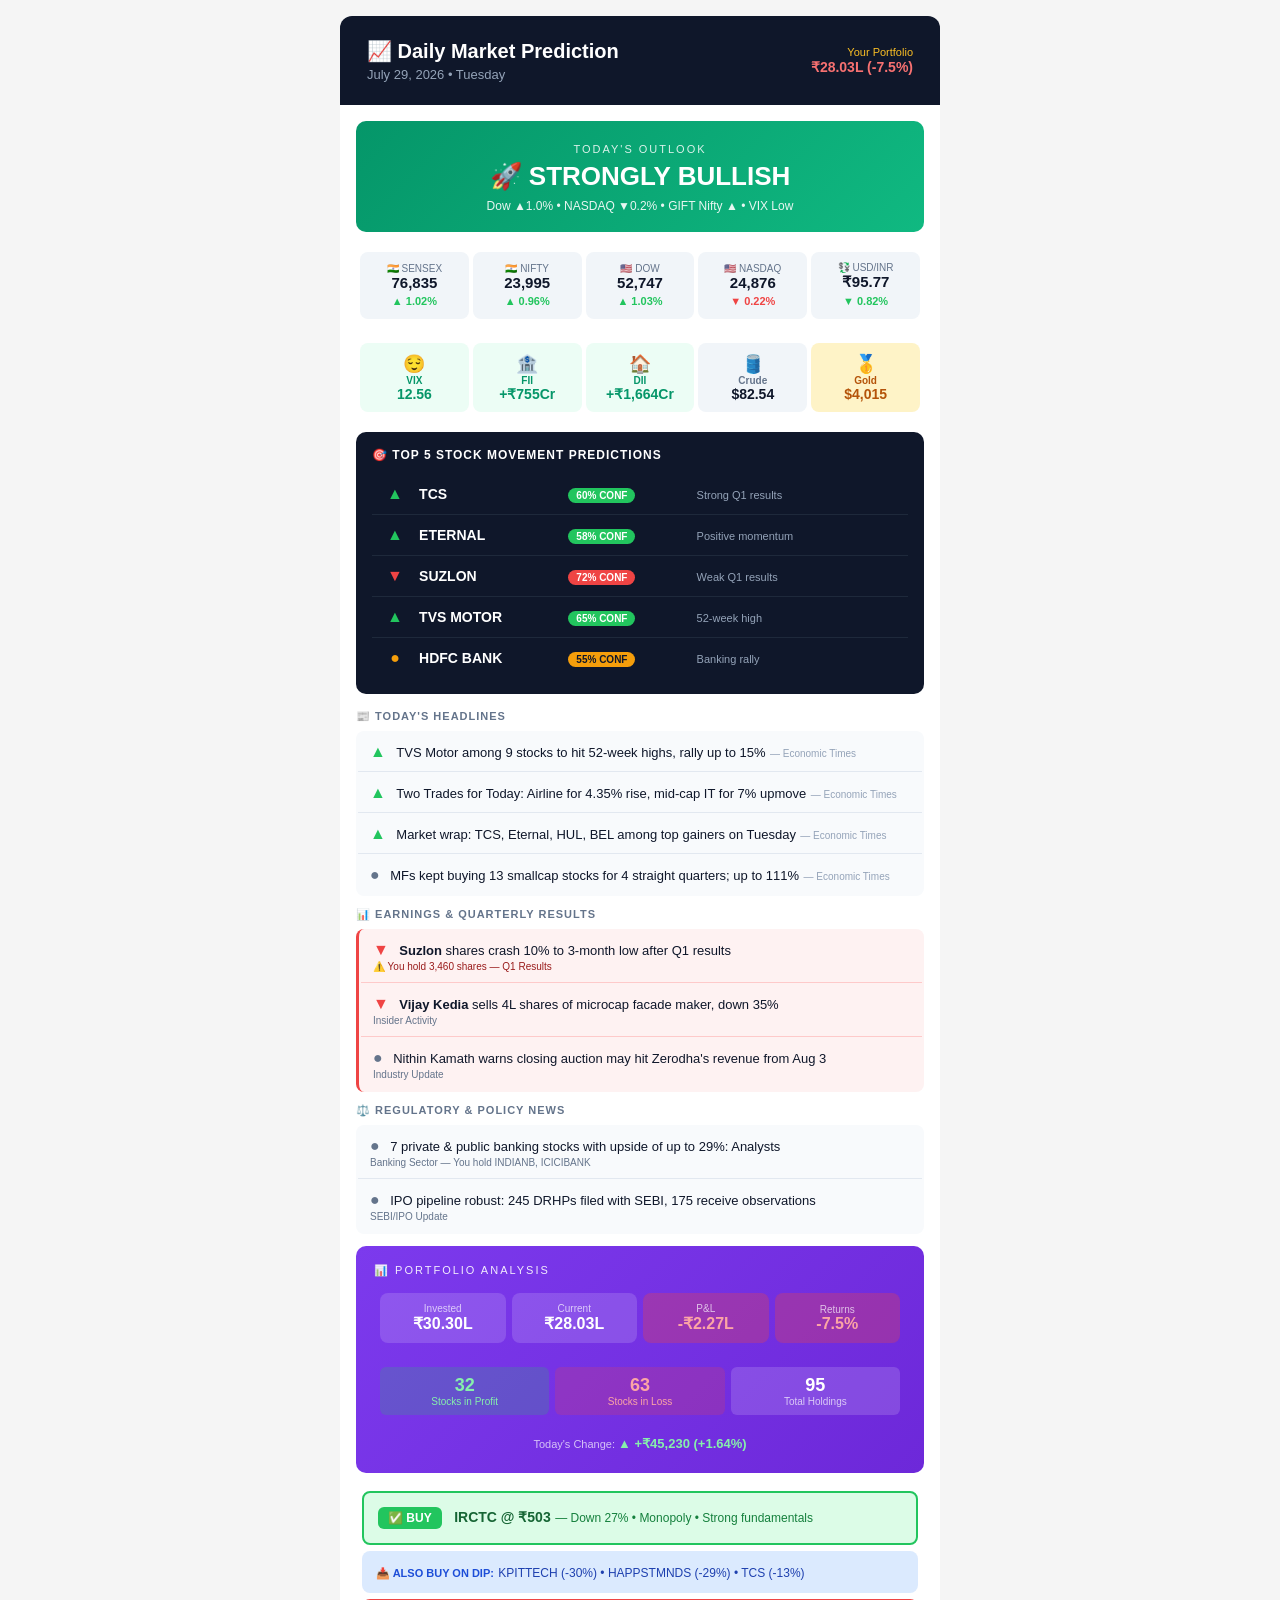
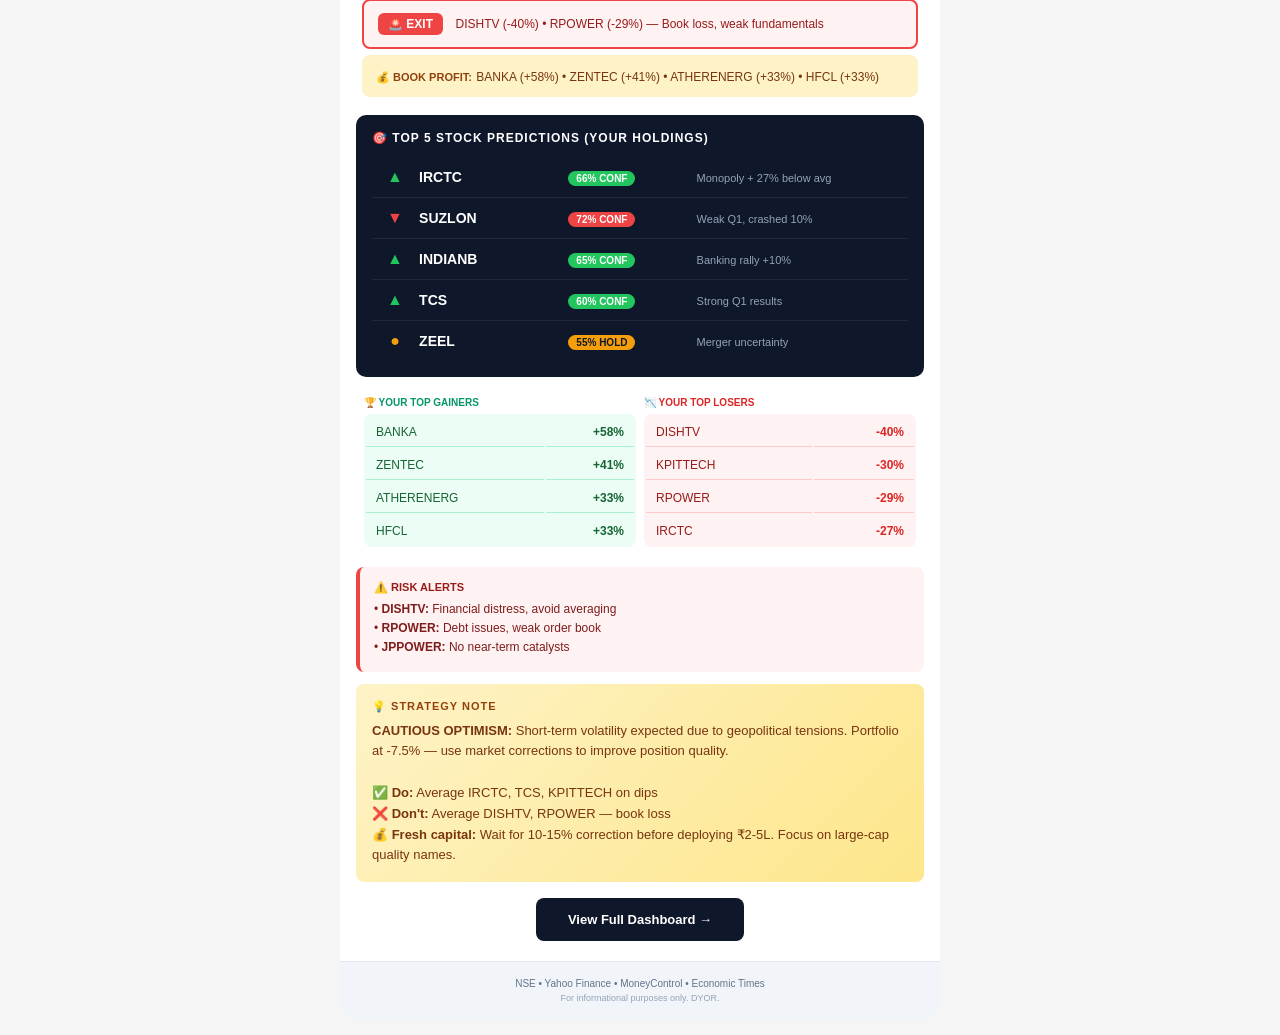
<file: email_samples/sample_email.html>
<!DOCTYPE html>
<html>
<head>
    <meta charset="utf-8">
    <meta name="viewport" content="width=device-width, initial-scale=1.0">
    <title>Stock Market Daily Prediction</title>
</head>
<body style="margin: 0; padding: 0; background-color: #f5f5f5; font-family: -apple-system, BlinkMacSystemFont, 'Segoe UI', Roboto, sans-serif;">
    
    <table role="presentation" width="100%" cellpadding="0" cellspacing="0" style="background-color: #f5f5f5;">
        <tr>
            <td align="center" style="padding: 16px;">
                <table role="presentation" width="600" cellpadding="0" cellspacing="0" style="background-color: #ffffff; border-radius: 12px; overflow: hidden;">
                    
                    <!-- Header -->
                    <tr>
                        <td style="background: #0f172a; padding: 20px 24px;">
                            <table role="presentation" width="100%">
                                <tr>
                                    <td>
                                        <span style="font-size: 20px; font-weight: 700; color: #ffffff;">📈 Daily Market Prediction</span>
                                        <span style="display: block; color: #94a3b8; font-size: 13px; margin-top: 4px;">July 29, 2026 • Tuesday</span>
                                    </td>
                                    <td style="text-align: right;">
                                        <span style="display: block; color: #fbbf24; font-size: 11px;">Your Portfolio</span>
                                        <span style="color: #f87171; font-size: 14px; font-weight: 700;">₹28.03L (-7.5%)</span>
                                    </td>
                                </tr>
                            </table>
                        </td>
                    </tr>

                    <!-- Market Outlook Banner -->
                    <tr>
                        <td style="padding: 16px;">
                            <table role="presentation" width="100%" style="background: linear-gradient(135deg, #059669 0%, #10b981 100%); border-radius: 10px;">
                                <tr>
                                    <td style="padding: 16px; text-align: center;">
                                        <span style="color: rgba(255,255,255,0.85); font-size: 11px; text-transform: uppercase; letter-spacing: 2px;">Today's Outlook</span>
                                        <span style="display: block; color: #ffffff; font-size: 26px; font-weight: 800; margin: 4px 0;">🚀 STRONGLY BULLISH</span>
                                        <span style="color: rgba(255,255,255,0.9); font-size: 12px;">Dow ▲1.0% • NASDAQ ▼0.2% • GIFT Nifty ▲ • VIX Low</span>
                                    </td>
                                </tr>
                            </table>
                        </td>
                    </tr>

                    <!-- Global Markets - Compact Pills -->
                    <tr>
                        <td style="padding: 0 16px 16px 16px;">
                            <table role="presentation" width="100%" cellpadding="0" cellspacing="4">
                                <tr>
                                    <td width="20%" style="background: #f1f5f9; border-radius: 8px; padding: 10px 6px; text-align: center;">
                                        <span style="display: block; font-size: 10px; color: #64748b; text-transform: uppercase;">🇮🇳 Sensex</span>
                                        <span style="display: block; font-size: 15px; font-weight: 700; color: #0f172a;">76,835</span>
                                        <span style="font-size: 11px; color: #22c55e; font-weight: 600;">▲ 1.02%</span>
                                    </td>
                                    <td width="20%" style="background: #f1f5f9; border-radius: 8px; padding: 10px 6px; text-align: center;">
                                        <span style="display: block; font-size: 10px; color: #64748b; text-transform: uppercase;">🇮🇳 Nifty</span>
                                        <span style="display: block; font-size: 15px; font-weight: 700; color: #0f172a;">23,995</span>
                                        <span style="font-size: 11px; color: #22c55e; font-weight: 600;">▲ 0.96%</span>
                                    </td>
                                    <td width="20%" style="background: #f1f5f9; border-radius: 8px; padding: 10px 6px; text-align: center;">
                                        <span style="display: block; font-size: 10px; color: #64748b; text-transform: uppercase;">🇺🇸 Dow</span>
                                        <span style="display: block; font-size: 15px; font-weight: 700; color: #0f172a;">52,747</span>
                                        <span style="font-size: 11px; color: #22c55e; font-weight: 600;">▲ 1.03%</span>
                                    </td>
                                    <td width="20%" style="background: #f1f5f9; border-radius: 8px; padding: 10px 6px; text-align: center;">
                                        <span style="display: block; font-size: 10px; color: #64748b; text-transform: uppercase;">🇺🇸 NASDAQ</span>
                                        <span style="display: block; font-size: 15px; font-weight: 700; color: #0f172a;">24,876</span>
                                        <span style="font-size: 11px; color: #ef4444; font-weight: 600;">▼ 0.22%</span>
                                    </td>
                                    <td width="20%" style="background: #f1f5f9; border-radius: 8px; padding: 10px 6px; text-align: center;">
                                        <span style="display: block; font-size: 10px; color: #64748b; text-transform: uppercase;">💱 USD/INR</span>
                                        <span style="display: block; font-size: 15px; font-weight: 700; color: #0f172a;">₹95.77</span>
                                        <span style="font-size: 11px; color: #22c55e; font-weight: 600;">▼ 0.82%</span>
                                    </td>
                                </tr>
                            </table>
                        </td>
                    </tr>

                    <!-- Institutional Activity - Icon Pills -->
                    <tr>
                        <td style="padding: 0 16px 16px 16px;">
                            <table role="presentation" width="100%" cellpadding="0" cellspacing="4">
                                <tr>
                                    <td width="20%" style="background: #ecfdf5; border-radius: 8px; padding: 10px 6px; text-align: center;">
                                        <span style="display: block; font-size: 18px;">😌</span>
                                        <span style="display: block; font-size: 10px; color: #059669; font-weight: 600;">VIX</span>
                                        <span style="display: block; font-size: 14px; font-weight: 700; color: #059669;">12.56</span>
                                    </td>
                                    <td width="20%" style="background: #ecfdf5; border-radius: 8px; padding: 10px 6px; text-align: center;">
                                        <span style="display: block; font-size: 18px;">🏦</span>
                                        <span style="display: block; font-size: 10px; color: #059669; font-weight: 600;">FII</span>
                                        <span style="display: block; font-size: 14px; font-weight: 700; color: #059669;">+₹755Cr</span>
                                    </td>
                                    <td width="20%" style="background: #ecfdf5; border-radius: 8px; padding: 10px 6px; text-align: center;">
                                        <span style="display: block; font-size: 18px;">🏠</span>
                                        <span style="display: block; font-size: 10px; color: #059669; font-weight: 600;">DII</span>
                                        <span style="display: block; font-size: 14px; font-weight: 700; color: #059669;">+₹1,664Cr</span>
                                    </td>
                                    <td width="20%" style="background: #f1f5f9; border-radius: 8px; padding: 10px 6px; text-align: center;">
                                        <span style="display: block; font-size: 18px;">🛢️</span>
                                        <span style="display: block; font-size: 10px; color: #64748b; font-weight: 600;">Crude</span>
                                        <span style="display: block; font-size: 14px; font-weight: 700; color: #0f172a;">$82.54</span>
                                    </td>
                                    <td width="20%" style="background: #fef3c7; border-radius: 8px; padding: 10px 6px; text-align: center;">
                                        <span style="display: block; font-size: 18px;">🥇</span>
                                        <span style="display: block; font-size: 10px; color: #b45309; font-weight: 600;">Gold</span>
                                        <span style="display: block; font-size: 14px; font-weight: 700; color: #b45309;">$4,015</span>
                                    </td>
                                </tr>
                            </table>
                        </td>
                    </tr>

                    <!-- 🎯 TOP 5 STOCK MOVEMENT PREDICTIONS (General Market) -->
                    <tr>
                        <td style="padding: 0 16px 16px 16px;">
                            <table role="presentation" width="100%" style="background: #0f172a; border-radius: 10px;">
                                <tr>
                                    <td style="padding: 14px;">
                                        <span style="display: block; color: #ffffff; font-size: 12px; font-weight: 700; text-transform: uppercase; letter-spacing: 1px; margin-bottom: 12px;">🎯 Top 5 Stock Movement Predictions</span>
                                        
                                        <table role="presentation" width="100%" cellpadding="0" cellspacing="0">
                                            <tr>
                                                <td style="padding: 8px 0; border-bottom: 1px solid #1e293b;">
                                                    <table role="presentation" width="100%">
                                                        <tr>
                                                            <td width="8%" style="text-align: center;"><span style="color: #22c55e; font-size: 16px;">▲</span></td>
                                                            <td width="28%"><span style="color: #ffffff; font-size: 14px; font-weight: 700;">TCS</span></td>
                                                            <td width="24%"><span style="display: inline-block; background: #22c55e; color: #ffffff; padding: 2px 8px; border-radius: 10px; font-size: 10px; font-weight: 600;">60% CONF</span></td>
                                                            <td><span style="color: #94a3b8; font-size: 11px;">Strong Q1 results</span></td>
                                                        </tr>
                                                    </table>
                                                </td>
                                            </tr>
                                            <tr>
                                                <td style="padding: 8px 0; border-bottom: 1px solid #1e293b;">
                                                    <table role="presentation" width="100%">
                                                        <tr>
                                                            <td width="8%" style="text-align: center;"><span style="color: #22c55e; font-size: 16px;">▲</span></td>
                                                            <td width="28%"><span style="color: #ffffff; font-size: 14px; font-weight: 700;">ETERNAL</span></td>
                                                            <td width="24%"><span style="display: inline-block; background: #22c55e; color: #ffffff; padding: 2px 8px; border-radius: 10px; font-size: 10px; font-weight: 600;">58% CONF</span></td>
                                                            <td><span style="color: #94a3b8; font-size: 11px;">Positive momentum</span></td>
                                                        </tr>
                                                    </table>
                                                </td>
                                            </tr>
                                            <tr>
                                                <td style="padding: 8px 0; border-bottom: 1px solid #1e293b;">
                                                    <table role="presentation" width="100%">
                                                        <tr>
                                                            <td width="8%" style="text-align: center;"><span style="color: #ef4444; font-size: 16px;">▼</span></td>
                                                            <td width="28%"><span style="color: #ffffff; font-size: 14px; font-weight: 700;">SUZLON</span></td>
                                                            <td width="24%"><span style="display: inline-block; background: #ef4444; color: #ffffff; padding: 2px 8px; border-radius: 10px; font-size: 10px; font-weight: 600;">72% CONF</span></td>
                                                            <td><span style="color: #94a3b8; font-size: 11px;">Weak Q1 results</span></td>
                                                        </tr>
                                                    </table>
                                                </td>
                                            </tr>
                                            <tr>
                                                <td style="padding: 8px 0; border-bottom: 1px solid #1e293b;">
                                                    <table role="presentation" width="100%">
                                                        <tr>
                                                            <td width="8%" style="text-align: center;"><span style="color: #22c55e; font-size: 16px;">▲</span></td>
                                                            <td width="28%"><span style="color: #ffffff; font-size: 14px; font-weight: 700;">TVS MOTOR</span></td>
                                                            <td width="24%"><span style="display: inline-block; background: #22c55e; color: #ffffff; padding: 2px 8px; border-radius: 10px; font-size: 10px; font-weight: 600;">65% CONF</span></td>
                                                            <td><span style="color: #94a3b8; font-size: 11px;">52-week high</span></td>
                                                        </tr>
                                                    </table>
                                                </td>
                                            </tr>
                                            <tr>
                                                <td style="padding: 8px 0;">
                                                    <table role="presentation" width="100%">
                                                        <tr>
                                                            <td width="8%" style="text-align: center;"><span style="color: #f59e0b; font-size: 16px;">●</span></td>
                                                            <td width="28%"><span style="color: #ffffff; font-size: 14px; font-weight: 700;">HDFC BANK</span></td>
                                                            <td width="24%"><span style="display: inline-block; background: #f59e0b; color: #0f172a; padding: 2px 8px; border-radius: 10px; font-size: 10px; font-weight: 600;">55% CONF</span></td>
                                                            <td><span style="color: #94a3b8; font-size: 11px;">Banking rally</span></td>
                                                        </tr>
                                                    </table>
                                                </td>
                                            </tr>
                                        </table>
                                    </td>
                                </tr>
                            </table>
                        </td>
                    </tr>

                    <!-- 📰 Today's Headlines - WITH CLICKABLE LINKS -->
                    <tr>
                        <td style="padding: 0 16px 12px 16px;">
                            <span style="display: block; font-size: 11px; font-weight: 700; color: #64748b; text-transform: uppercase; letter-spacing: 1px; margin-bottom: 8px;">📰 Today's Headlines</span>
                            
                            <table role="presentation" width="100%" style="background: #f8fafc; border-radius: 8px;">
                                <tr>
                                    <td style="padding: 10px 12px; border-bottom: 1px solid #e2e8f0;">
                                        <span style="color: #22c55e; font-weight: 700; margin-right: 6px;">▲</span>
                                        <a href="https://economictimes.indiatimes.com/markets/stocks/news/tvs-motor-company-among-9-stocks-to-hit-52-week-highs-amp-rally-up-to-15-in-a-month/slideshow/132686439.cms" style="color: #0f172a; font-size: 13px; text-decoration: none;">TVS Motor among 9 stocks to hit 52-week highs, rally up to 15%</a>
                                        <span style="color: #94a3b8; font-size: 10px;"> — Economic Times</span>
                                    </td>
                                </tr>
                                <tr>
                                    <td style="padding: 10px 12px; border-bottom: 1px solid #e2e8f0;">
                                        <span style="color: #22c55e; font-weight: 700; margin-right: 6px;">▲</span>
                                        <a href="https://economictimes.indiatimes.com/markets/stocks/news/two-trades-for-today-a-leading-airline-for-a-4-35-rise-a-mid-cap-it-services-stock-for-an-almost-7-upmove/articleshow/132686850.cms" style="color: #0f172a; font-size: 13px; text-decoration: none;">Two Trades for Today: Airline for 4.35% rise, mid-cap IT for 7% upmove</a>
                                        <span style="color: #94a3b8; font-size: 10px;"> — Economic Times</span>
                                    </td>
                                </tr>
                                <tr>
                                    <td style="padding: 10px 12px; border-bottom: 1px solid #e2e8f0;">
                                        <span style="color: #22c55e; font-weight: 700; margin-right: 6px;">▲</span>
                                        <a href="https://economictimes.indiatimes.com/markets/stocks/news/market-wrap-tcs-eternal-hul-bel-among-top-gainers-and-losers-on-nifty-and-sensex-on-tuesday/articleshow/132684231.cms" style="color: #0f172a; font-size: 13px; text-decoration: none;">Market wrap: TCS, Eternal, HUL, BEL among top gainers on Tuesday</a>
                                        <span style="color: #94a3b8; font-size: 10px;"> — Economic Times</span>
                                    </td>
                                </tr>
                                <tr>
                                    <td style="padding: 10px 12px;">
                                        <span style="color: #64748b; font-weight: 700; margin-right: 6px;">●</span>
                                        <a href="https://economictimes.indiatimes.com/markets/stocks/news/mfs-kept-buying-these-13-smallcap-stocks-for-4-straight-quarters-shares-surged-up-to-111/slideshow/132681828.cms" style="color: #0f172a; font-size: 13px; text-decoration: none;">MFs kept buying 13 smallcap stocks for 4 straight quarters; up to 111%</a>
                                        <span style="color: #94a3b8; font-size: 10px;"> — Economic Times</span>
                                    </td>
                                </tr>
                            </table>
                        </td>
                    </tr>

                    <!-- 📊 Earnings & Quarterly Results - WITH CLICKABLE LINKS -->
                    <tr>
                        <td style="padding: 0 16px 12px 16px;">
                            <span style="display: block; font-size: 11px; font-weight: 700; color: #64748b; text-transform: uppercase; letter-spacing: 1px; margin-bottom: 8px;">📊 Earnings & Quarterly Results</span>
                            
                            <table role="presentation" width="100%" style="background: #fef2f2; border-radius: 8px; border-left: 3px solid #ef4444;">
                                <tr>
                                    <td style="padding: 10px 12px; border-bottom: 1px solid #fecaca;">
                                        <span style="color: #ef4444; font-weight: 700; margin-right: 6px;">▼</span>
                                        <a href="https://economictimes.indiatimes.com/markets/stocks/news/suzlon-energy-shares-crash-10-to-3-month-low-after-q1-results-whats-spooking-investors/articleshow/132681258.cms" style="color: #0f172a; font-size: 13px; text-decoration: none;"><strong>Suzlon</strong> shares crash 10% to 3-month low after Q1 results</a>
                                        <span style="display: block; color: #991b1b; font-size: 10px; margin-top: 2px;">⚠️ You hold 3,460 shares — Q1 Results</span>
                                    </td>
                                </tr>
                                <tr>
                                    <td style="padding: 10px 12px; border-bottom: 1px solid #fecaca;">
                                        <span style="color: #ef4444; font-weight: 700; margin-right: 6px;">▼</span>
                                        <a href="https://economictimes.indiatimes.com/markets/stocks/news/vijay-kedia-sells-4-lakh-shares-of-this-microcap-facade-maker-in-q1-stock-down-35-in-6-months-do-you-own/articleshow/132680256.cms" style="color: #0f172a; font-size: 13px; text-decoration: none;"><strong>Vijay Kedia</strong> sells 4L shares of microcap facade maker, down 35%</a>
                                        <span style="display: block; color: #64748b; font-size: 10px; margin-top: 2px;">Insider Activity</span>
                                    </td>
                                </tr>
                                <tr>
                                    <td style="padding: 10px 12px;">
                                        <span style="color: #64748b; font-weight: 700; margin-right: 6px;">●</span>
                                        <a href="https://economictimes.indiatimes.com/markets/stocks/news/nithin-kamath-warns-closing-auction-session-may-hit-zerodhas-revenue-from-august-3/articleshow/132686172.cms" style="color: #0f172a; font-size: 13px; text-decoration: none;">Nithin Kamath warns closing auction may hit Zerodha's revenue from Aug 3</a>
                                        <span style="display: block; color: #64748b; font-size: 10px; margin-top: 2px;">Industry Update</span>
                                    </td>
                                </tr>
                            </table>
                        </td>
                    </tr>

                    <!-- ⚖️ Regulatory & Policy News - WITH CLICKABLE LINKS -->
                    <tr>
                        <td style="padding: 0 16px 12px 16px;">
                            <span style="display: block; font-size: 11px; font-weight: 700; color: #64748b; text-transform: uppercase; letter-spacing: 1px; margin-bottom: 8px;">⚖️ Regulatory & Policy News</span>
                            
                            <table role="presentation" width="100%" style="background: #f8fafc; border-radius: 8px;">
                                <tr>
                                    <td style="padding: 10px 12px; border-bottom: 1px solid #e2e8f0;">
                                        <span style="color: #64748b; font-weight: 700; margin-right: 6px;">●</span>
                                        <a href="https://economictimes.indiatimes.com/markets/stocks/news/these-7-private-and-public-banking-stocks-have-an-upside-of-up-to-29-in-one-year-according-to-analysts/articleshow/132690964.cms" style="color: #0f172a; font-size: 13px; text-decoration: none;">7 private & public banking stocks with upside of up to 29%: Analysts</a>
                                        <span style="display: block; color: #64748b; font-size: 10px; margin-top: 2px;">Banking Sector — You hold INDIANB, ICICIBANK</span>
                                    </td>
                                </tr>
                                <tr>
                                    <td style="padding: 10px 12px;">
                                        <span style="color: #64748b; font-weight: 700; margin-right: 6px;">●</span>
                                        <a href="https://economictimes.indiatimes.com/markets/stocks/news/ipo-pipeline-robust-with-245-drhps-filed-with-sebi-175-receive-observations-equirus/articleshow/132682968.cms" style="color: #0f172a; font-size: 13px; text-decoration: none;">IPO pipeline robust: 245 DRHPs filed with SEBI, 175 receive observations</a>
                                        <span style="display: block; color: #64748b; font-size: 10px; margin-top: 2px;">SEBI/IPO Update</span>
                                    </td>
                                </tr>
                            </table>
                        </td>
                    </tr>

                    <!-- ═══════════════════════════════════════════════════════════ -->
                    <!-- 📊 PORTFOLIO ANALYSIS -->
                    <!-- ═══════════════════════════════════════════════════════════ -->
                    <tr>
                        <td style="padding: 0 16px 12px 16px;">
                            <table role="presentation" width="100%" style="background: linear-gradient(135deg, #7c3aed 0%, #6d28d9 100%); border-radius: 10px;">
                                <tr>
                                    <td style="padding: 16px;">
                                        <span style="display: block; color: rgba(255,255,255,0.9); font-size: 11px; text-transform: uppercase; letter-spacing: 2px; margin-bottom: 10px;">📊 Portfolio Analysis</span>
                                        
                                        <!-- Portfolio Summary Row -->
                                        <table role="presentation" width="100%" cellpadding="0" cellspacing="6" style="margin-bottom: 12px;">
                                            <tr>
                                                <td width="25%" style="background: rgba(255,255,255,0.15); border-radius: 8px; padding: 10px; text-align: center;">
                                                    <span style="display: block; color: rgba(255,255,255,0.7); font-size: 10px;">Invested</span>
                                                    <span style="display: block; color: #ffffff; font-size: 16px; font-weight: 700;">₹30.30L</span>
                                                </td>
                                                <td width="25%" style="background: rgba(255,255,255,0.15); border-radius: 8px; padding: 10px; text-align: center;">
                                                    <span style="display: block; color: rgba(255,255,255,0.7); font-size: 10px;">Current</span>
                                                    <span style="display: block; color: #ffffff; font-size: 16px; font-weight: 700;">₹28.03L</span>
                                                </td>
                                                <td width="25%" style="background: rgba(239,68,68,0.3); border-radius: 8px; padding: 10px; text-align: center;">
                                                    <span style="display: block; color: rgba(255,255,255,0.7); font-size: 10px;">P&L</span>
                                                    <span style="display: block; color: #fca5a5; font-size: 16px; font-weight: 700;">-₹2.27L</span>
                                                </td>
                                                <td width="25%" style="background: rgba(239,68,68,0.3); border-radius: 8px; padding: 10px; text-align: center;">
                                                    <span style="display: block; color: rgba(255,255,255,0.7); font-size: 10px;">Returns</span>
                                                    <span style="display: block; color: #fca5a5; font-size: 16px; font-weight: 700;">-7.5%</span>
                                                </td>
                                            </tr>
                                        </table>

                                        <!-- Holdings Stats -->
                                        <table role="presentation" width="100%" cellpadding="0" cellspacing="6">
                                            <tr>
                                                <td width="33%" style="background: rgba(34,197,94,0.2); border-radius: 6px; padding: 8px; text-align: center;">
                                                    <span style="color: #86efac; font-size: 18px; font-weight: 700;">32</span>
                                                    <span style="display: block; color: #86efac; font-size: 10px;">Stocks in Profit</span>
                                                </td>
                                                <td width="33%" style="background: rgba(239,68,68,0.2); border-radius: 6px; padding: 8px; text-align: center;">
                                                    <span style="color: #fca5a5; font-size: 18px; font-weight: 700;">63</span>
                                                    <span style="display: block; color: #fca5a5; font-size: 10px;">Stocks in Loss</span>
                                                </td>
                                                <td width="33%" style="background: rgba(255,255,255,0.15); border-radius: 6px; padding: 8px; text-align: center;">
                                                    <span style="color: #ffffff; font-size: 18px; font-weight: 700;">95</span>
                                                    <span style="display: block; color: rgba(255,255,255,0.7); font-size: 10px;">Total Holdings</span>
                                                </td>
                                            </tr>
                                        </table>

                                        <!-- Today's Change -->
                                        <table role="presentation" width="100%" style="margin-top: 10px;">
                                            <tr>
                                                <td style="text-align: center;">
                                                    <span style="color: rgba(255,255,255,0.7); font-size: 11px;">Today's Change: </span>
                                                    <span style="color: #86efac; font-size: 13px; font-weight: 700;">▲ +₹45,230 (+1.64%)</span>
                                                </td>
                                            </tr>
                                        </table>
                                    </td>
                                </tr>
                            </table>
                        </td>
                    </tr>

                    <!-- ═══════════════════════════════════════════════════════════ -->
                    <!-- YOUR PORTFOLIO SECTION -->
                    <!-- ═══════════════════════════════════════════════════════════ -->

                    <!-- 🚨 ACTION ALERTS -->
                    <tr>
                        <td style="padding: 0 16px 12px 16px;">
                            <table role="presentation" width="100%" cellpadding="0" cellspacing="6">
                                <!-- BUY -->
                                <tr>
                                    <td>
                                        <table role="presentation" width="100%" style="background: #dcfce7; border: 2px solid #22c55e; border-radius: 8px;">
                                            <tr>
                                                <td style="padding: 12px;">
                                                    <span style="display: inline-block; background: #22c55e; color: white; padding: 4px 10px; border-radius: 6px; font-size: 12px; font-weight: 800;">✅ BUY</span>
                                                    <span style="color: #166534; font-size: 14px; font-weight: 700; margin-left: 8px;">IRCTC @ ₹503</span>
                                                    <span style="color: #15803d; font-size: 12px;"> — Down 27% • Monopoly • Strong fundamentals</span>
                                                </td>
                                            </tr>
                                        </table>
                                    </td>
                                </tr>
                                <!-- ALSO BUY -->
                                <tr>
                                    <td>
                                        <table role="presentation" width="100%" style="background: #dbeafe; border-radius: 8px;">
                                            <tr>
                                                <td style="padding: 10px 12px;">
                                                    <span style="color: #1d4ed8; font-size: 11px; font-weight: 700;">📥 ALSO BUY ON DIP:</span>
                                                    <span style="color: #1e40af; font-size: 12px;"> KPITTECH (-30%) • HAPPSTMNDS (-29%) • TCS (-13%)</span>
                                                </td>
                                            </tr>
                                        </table>
                                    </td>
                                </tr>
                                <!-- EXIT -->
                                <tr>
                                    <td>
                                        <table role="presentation" width="100%" style="background: #fef2f2; border: 2px solid #ef4444; border-radius: 8px;">
                                            <tr>
                                                <td style="padding: 10px 12px;">
                                                    <span style="display: inline-block; background: #ef4444; color: white; padding: 4px 10px; border-radius: 6px; font-size: 12px; font-weight: 800;">🚨 EXIT</span>
                                                    <span style="color: #991b1b; font-size: 12px; margin-left: 8px;">DISHTV (-40%) • RPOWER (-29%) — Book loss, weak fundamentals</span>
                                                </td>
                                            </tr>
                                        </table>
                                    </td>
                                </tr>
                                <!-- BOOK PROFIT -->
                                <tr>
                                    <td>
                                        <table role="presentation" width="100%" style="background: #fef3c7; border-radius: 8px;">
                                            <tr>
                                                <td style="padding: 10px 12px;">
                                                    <span style="color: #92400e; font-size: 11px; font-weight: 700;">💰 BOOK PROFIT:</span>
                                                    <span style="color: #78350f; font-size: 12px;"> BANKA (+58%) • ZENTEC (+41%) • ATHERENERG (+33%) • HFCL (+33%)</span>
                                                </td>
                                            </tr>
                                        </table>
                                    </td>
                                </tr>
                            </table>
                        </td>
                    </tr>

                    <!-- 🎯 TOP 5 STOCK PREDICTIONS (Your Holdings) -->
                    <tr>
                        <td style="padding: 0 16px 12px 16px;">
                            <table role="presentation" width="100%" style="background: #0f172a; border-radius: 10px;">
                                <tr>
                                    <td style="padding: 14px;">
                                        <span style="display: block; color: #ffffff; font-size: 12px; font-weight: 700; text-transform: uppercase; letter-spacing: 1px; margin-bottom: 12px;">🎯 Top 5 Stock Predictions (Your Holdings)</span>
                                        
                                        <table role="presentation" width="100%" cellpadding="0" cellspacing="0">
                                            <tr>
                                                <td style="padding: 8px 0; border-bottom: 1px solid #1e293b;">
                                                    <table role="presentation" width="100%">
                                                        <tr>
                                                            <td width="8%" style="text-align: center;"><span style="color: #22c55e; font-size: 16px;">▲</span></td>
                                                            <td width="28%"><span style="color: #ffffff; font-size: 14px; font-weight: 700;">IRCTC</span></td>
                                                            <td width="24%"><span style="display: inline-block; background: #22c55e; color: #ffffff; padding: 2px 8px; border-radius: 10px; font-size: 10px; font-weight: 600;">66% CONF</span></td>
                                                            <td><span style="color: #94a3b8; font-size: 11px;">Monopoly + 27% below avg</span></td>
                                                        </tr>
                                                    </table>
                                                </td>
                                            </tr>
                                            <tr>
                                                <td style="padding: 8px 0; border-bottom: 1px solid #1e293b;">
                                                    <table role="presentation" width="100%">
                                                        <tr>
                                                            <td width="8%" style="text-align: center;"><span style="color: #ef4444; font-size: 16px;">▼</span></td>
                                                            <td width="28%"><span style="color: #ffffff; font-size: 14px; font-weight: 700;">SUZLON</span></td>
                                                            <td width="24%"><span style="display: inline-block; background: #ef4444; color: #ffffff; padding: 2px 8px; border-radius: 10px; font-size: 10px; font-weight: 600;">72% CONF</span></td>
                                                            <td><span style="color: #94a3b8; font-size: 11px;">Weak Q1, crashed 10%</span></td>
                                                        </tr>
                                                    </table>
                                                </td>
                                            </tr>
                                            <tr>
                                                <td style="padding: 8px 0; border-bottom: 1px solid #1e293b;">
                                                    <table role="presentation" width="100%">
                                                        <tr>
                                                            <td width="8%" style="text-align: center;"><span style="color: #22c55e; font-size: 16px;">▲</span></td>
                                                            <td width="28%"><span style="color: #ffffff; font-size: 14px; font-weight: 700;">INDIANB</span></td>
                                                            <td width="24%"><span style="display: inline-block; background: #22c55e; color: #ffffff; padding: 2px 8px; border-radius: 10px; font-size: 10px; font-weight: 600;">65% CONF</span></td>
                                                            <td><span style="color: #94a3b8; font-size: 11px;">Banking rally +10%</span></td>
                                                        </tr>
                                                    </table>
                                                </td>
                                            </tr>
                                            <tr>
                                                <td style="padding: 8px 0; border-bottom: 1px solid #1e293b;">
                                                    <table role="presentation" width="100%">
                                                        <tr>
                                                            <td width="8%" style="text-align: center;"><span style="color: #22c55e; font-size: 16px;">▲</span></td>
                                                            <td width="28%"><span style="color: #ffffff; font-size: 14px; font-weight: 700;">TCS</span></td>
                                                            <td width="24%"><span style="display: inline-block; background: #22c55e; color: #ffffff; padding: 2px 8px; border-radius: 10px; font-size: 10px; font-weight: 600;">60% CONF</span></td>
                                                            <td><span style="color: #94a3b8; font-size: 11px;">Strong Q1 results</span></td>
                                                        </tr>
                                                    </table>
                                                </td>
                                            </tr>
                                            <tr>
                                                <td style="padding: 8px 0;">
                                                    <table role="presentation" width="100%">
                                                        <tr>
                                                            <td width="8%" style="text-align: center;"><span style="color: #f59e0b; font-size: 16px;">●</span></td>
                                                            <td width="28%"><span style="color: #ffffff; font-size: 14px; font-weight: 700;">ZEEL</span></td>
                                                            <td width="24%"><span style="display: inline-block; background: #f59e0b; color: #0f172a; padding: 2px 8px; border-radius: 10px; font-size: 10px; font-weight: 600;">55% HOLD</span></td>
                                                            <td><span style="color: #94a3b8; font-size: 11px;">Merger uncertainty</span></td>
                                                        </tr>
                                                    </table>
                                                </td>
                                            </tr>
                                        </table>
                                    </td>
                                </tr>
                            </table>
                        </td>
                    </tr>

                    <!-- 🏆 Your Top Gainers / Losers -->
                    <tr>
                        <td style="padding: 0 16px 12px 16px;">
                            <table role="presentation" width="100%" cellpadding="0" cellspacing="8">
                                <tr>
                                    <td width="48%" style="vertical-align: top;">
                                        <span style="display: block; font-size: 10px; font-weight: 700; color: #059669; text-transform: uppercase; margin-bottom: 6px;">🏆 Your Top Gainers</span>
                                        <table role="presentation" width="100%" style="background: #ecfdf5; border-radius: 8px;">
                                            <tr><td style="padding: 6px 10px; border-bottom: 1px solid #a7f3d0;"><span style="color: #166534; font-size: 12px;">BANKA</span></td><td style="text-align: right; padding: 6px 10px; border-bottom: 1px solid #a7f3d0;"><span style="color: #166534; font-size: 12px; font-weight: 700;">+58%</span></td></tr>
                                            <tr><td style="padding: 6px 10px; border-bottom: 1px solid #a7f3d0;"><span style="color: #166534; font-size: 12px;">ZENTEC</span></td><td style="text-align: right; padding: 6px 10px; border-bottom: 1px solid #a7f3d0;"><span style="color: #166534; font-size: 12px; font-weight: 700;">+41%</span></td></tr>
                                            <tr><td style="padding: 6px 10px; border-bottom: 1px solid #a7f3d0;"><span style="color: #166534; font-size: 12px;">ATHERENERG</span></td><td style="text-align: right; padding: 6px 10px; border-bottom: 1px solid #a7f3d0;"><span style="color: #166534; font-size: 12px; font-weight: 700;">+33%</span></td></tr>
                                            <tr><td style="padding: 6px 10px;"><span style="color: #166534; font-size: 12px;">HFCL</span></td><td style="text-align: right; padding: 6px 10px;"><span style="color: #166534; font-size: 12px; font-weight: 700;">+33%</span></td></tr>
                                        </table>
                                    </td>
                                    <td width="48%" style="vertical-align: top;">
                                        <span style="display: block; font-size: 10px; font-weight: 700; color: #dc2626; text-transform: uppercase; margin-bottom: 6px;">📉 Your Top Losers</span>
                                        <table role="presentation" width="100%" style="background: #fef2f2; border-radius: 8px;">
                                            <tr><td style="padding: 6px 10px; border-bottom: 1px solid #fecaca;"><span style="color: #991b1b; font-size: 12px;">DISHTV</span></td><td style="text-align: right; padding: 6px 10px; border-bottom: 1px solid #fecaca;"><span style="color: #dc2626; font-size: 12px; font-weight: 700;">-40%</span></td></tr>
                                            <tr><td style="padding: 6px 10px; border-bottom: 1px solid #fecaca;"><span style="color: #991b1b; font-size: 12px;">KPITTECH</span></td><td style="text-align: right; padding: 6px 10px; border-bottom: 1px solid #fecaca;"><span style="color: #dc2626; font-size: 12px; font-weight: 700;">-30%</span></td></tr>
                                            <tr><td style="padding: 6px 10px; border-bottom: 1px solid #fecaca;"><span style="color: #991b1b; font-size: 12px;">RPOWER</span></td><td style="text-align: right; padding: 6px 10px; border-bottom: 1px solid #fecaca;"><span style="color: #dc2626; font-size: 12px; font-weight: 700;">-29%</span></td></tr>
                                            <tr><td style="padding: 6px 10px;"><span style="color: #991b1b; font-size: 12px;">IRCTC</span></td><td style="text-align: right; padding: 6px 10px;"><span style="color: #dc2626; font-size: 12px; font-weight: 700;">-27%</span></td></tr>
                                        </table>
                                    </td>
                                </tr>
                            </table>
                        </td>
                    </tr>

                    <!-- ⚠️ Risk Alerts -->
                    <tr>
                        <td style="padding: 0 16px 12px 16px;">
                            <table role="presentation" width="100%" style="background: #fef2f2; border-left: 4px solid #ef4444; border-radius: 8px;">
                                <tr>
                                    <td style="padding: 12px;">
                                        <span style="display: block; font-size: 11px; font-weight: 700; color: #991b1b; text-transform: uppercase; margin-bottom: 6px;">⚠️ Risk Alerts</span>
                                        <span style="display: block; color: #7f1d1d; font-size: 12px; line-height: 1.6;">
                                            • <strong>DISHTV:</strong> Financial distress, avoid averaging<br>
                                            • <strong>RPOWER:</strong> Debt issues, weak order book<br>
                                            • <strong>JPPOWER:</strong> No near-term catalysts
                                        </span>
                                    </td>
                                </tr>
                            </table>
                        </td>
                    </tr>

                    <!-- 💡 Strategy Note -->
                    <tr>
                        <td style="padding: 0 16px 16px 16px;">
                            <table role="presentation" width="100%" style="background: linear-gradient(135deg, #fef3c7 0%, #fde68a 100%); border-radius: 8px;">
                                <tr>
                                    <td style="padding: 14px;">
                                        <span style="display: block; font-size: 11px; font-weight: 700; color: #92400e; text-transform: uppercase; letter-spacing: 1px;">💡 Strategy Note</span>
                                        <p style="margin: 8px 0 0 0; color: #78350f; font-size: 13px; line-height: 1.6;">
                                            <strong>CAUTIOUS OPTIMISM:</strong> Short-term volatility expected due to geopolitical tensions. Portfolio at -7.5% — use market corrections to improve position quality.<br><br>
                                            ✅ <strong>Do:</strong> Average IRCTC, TCS, KPITTECH on dips<br>
                                            ❌ <strong>Don't:</strong> Average DISHTV, RPOWER — book loss<br>
                                            💰 <strong>Fresh capital:</strong> Wait for 10-15% correction before deploying ₹2-5L. Focus on large-cap quality names.
                                        </p>
                                    </td>
                                </tr>
                            </table>
                        </td>
                    </tr>

                    <!-- CTA Button -->
                    <tr>
                        <td style="padding: 0 16px 20px 16px; text-align: center;">
                            <a href="https://saggy6210.github.io/stock_market/" style="display: inline-block; background: #0f172a; color: #ffffff; padding: 14px 32px; text-decoration: none; font-size: 13px; font-weight: 700; border-radius: 8px;">
                                View Full Dashboard →
                            </a>
                        </td>
                    </tr>

                    <!-- Footer -->
                    <tr>
                        <td style="padding: 16px; background: #f1f5f9; text-align: center; border-top: 1px solid #e2e8f0;">
                            <p style="margin: 0; color: #64748b; font-size: 10px;">
                                NSE • Yahoo Finance • MoneyControl • Economic Times
                            </p>
                            <p style="margin: 4px 0 0 0; color: #94a3b8; font-size: 9px;">
                                For informational purposes only. DYOR.
                            </p>
                        </td>
                    </tr>

                </table>
            </td>
        </tr>
    </table>

</body>
</html>
</file>
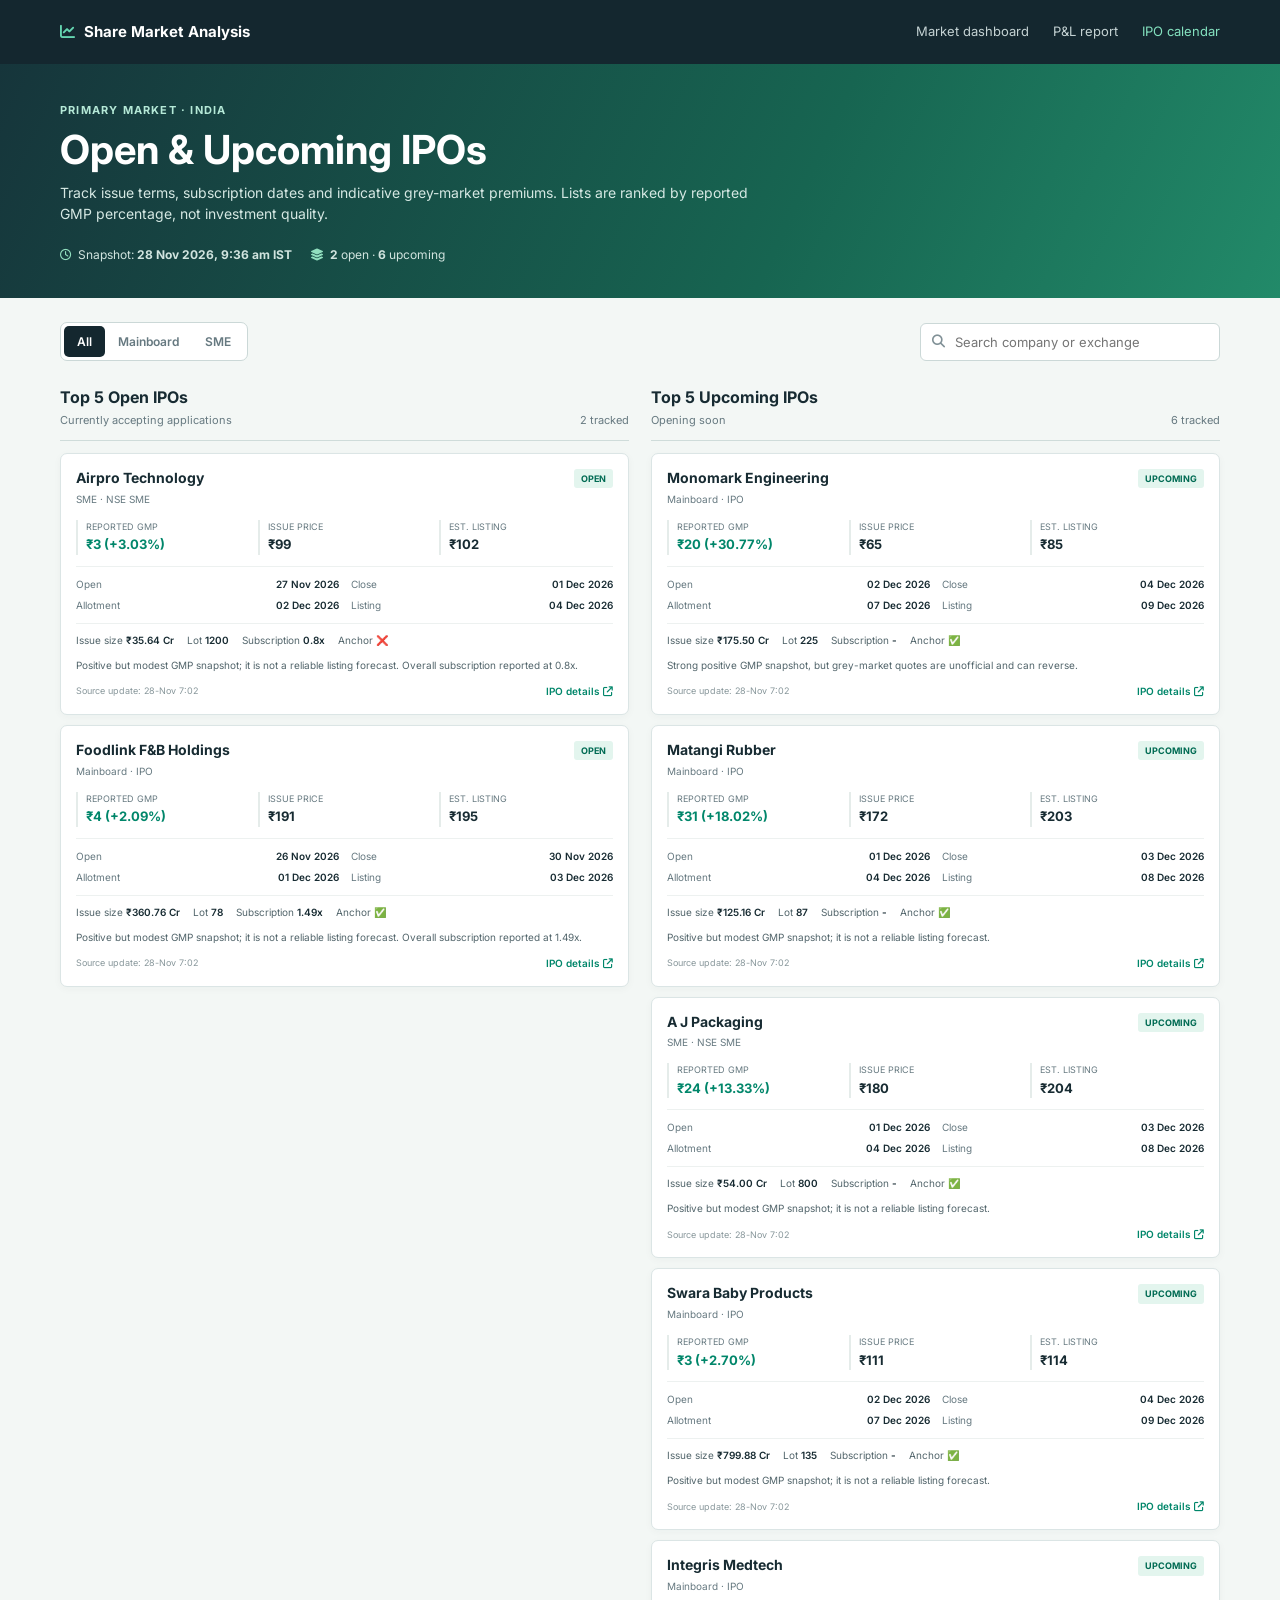
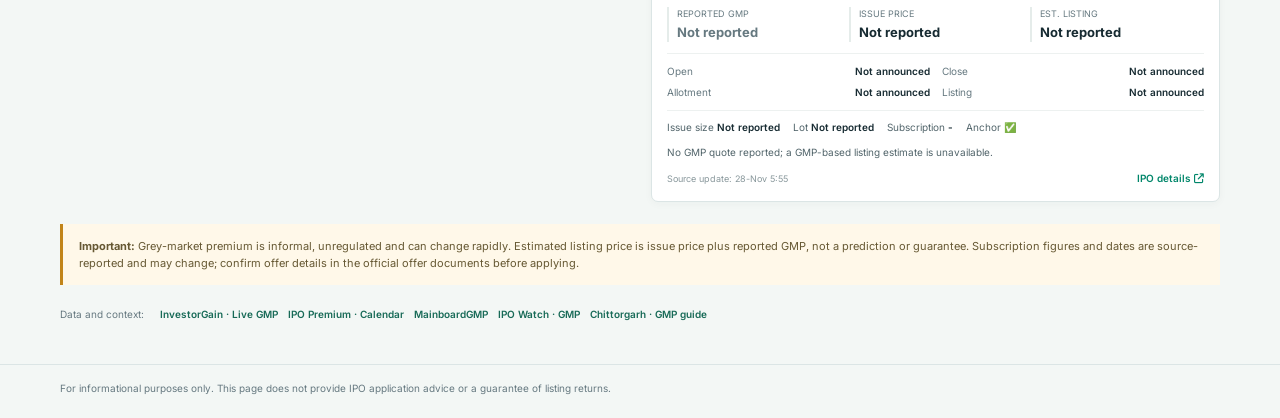
<file: market_dashboard/ipos.html>
<!DOCTYPE html>
<html lang="en">
<head>
    <meta charset="UTF-8">
    <meta name="viewport" content="width=device-width, initial-scale=1">
    <meta name="description" content="Open and upcoming Indian IPO calendar with reported GMP, estimated listing prices, issue details and dates.">
    <title>IPO Calendar & GMP | Share Market Analysis</title>
    <link rel="preconnect" href="https://fonts.googleapis.com">
    <link rel="preconnect" href="https://fonts.gstatic.com" crossorigin>
    <link href="https://fonts.googleapis.com/css2?family=Inter:wght@400;500;600;700;800&display=swap" rel="stylesheet">
    <link rel="stylesheet" href="https://cdnjs.cloudflare.com/ajax/libs/font-awesome/6.4.0/css/all.min.css">
    <style>
        :root {
            color-scheme: light;
            --ink: #172b32;
            --muted: #667980;
            --line: #dbe5e5;
            --paper: #f3f7f5;
            --white: #fff;
            --green: #00866a;
            --green-light: #e3f5ee;
            --red: #b84b48;
            --gold: #c18419;
            --navy: #14272f;
        }
        * { box-sizing: border-box; }
        body { margin: 0; background: var(--paper); color: var(--ink); font-family: Inter, sans-serif; line-height: 1.5; }
        a { color: inherit; }
        .topbar { background: var(--navy); color: white; }
        .topbar-inner { width: min(1160px, calc(100% - 40px)); margin: auto; min-height: 64px; display: flex; align-items: center; justify-content: space-between; gap: 24px; }
        .brand { font-size: 15px; font-weight: 700; text-decoration: none; }
        .brand i { color: #65d5b1; margin-right: 9px; }
        .nav-links { display: flex; align-items: center; gap: 24px; font-size: 13px; color: #c4d2d3; }
        .nav-links a { text-decoration: none; }
        .nav-links a[aria-current="page"] { color: #84e1bf; }
        .hero { background: linear-gradient(115deg, #16353b 0%, #176551 62%, #228a69 100%); color: white; padding: 38px 0 34px; }
        .wrap { width: min(1160px, calc(100% - 40px)); margin: auto; }
        .eyebrow { text-transform: uppercase; color: #b5e9d7; font-size: 11px; font-weight: 700; letter-spacing: 1.2px; }
        h1 { max-width: 720px; font-size: 40px; line-height: 1.12; margin: 9px 0 10px; }
        .hero p { color: #d5e8e3; max-width: 700px; margin: 0; font-size: 14px; }
        .meta { display: flex; flex-wrap: wrap; gap: 18px; margin-top: 22px; color: #d1e4df; font-size: 12px; }
        .meta i { color: #91dfbf; margin-right: 6px; }
        main { padding: 24px 0 42px; }
        .controlbar { display: flex; align-items: center; justify-content: space-between; gap: 16px; margin-bottom: 24px; }
        .segmented { display: inline-flex; border: 1px solid #cbd8d7; background: white; padding: 3px; border-radius: 7px; }
        .segmented button { border: 0; background: transparent; color: var(--muted); border-radius: 5px; padding: 8px 13px; font: 600 12px Inter, sans-serif; cursor: pointer; }
        .segmented button[aria-pressed="true"] { background: var(--navy); color: white; }
        .search { min-width: min(300px, 48vw); position: relative; }
        .search i { position: absolute; left: 12px; top: 12px; color: #819197; font-size: 13px; }
        .search input { width: 100%; height: 38px; border: 1px solid #cbd8d7; border-radius: 6px; background: white; padding: 0 12px 0 34px; font: 13px Inter, sans-serif; color: var(--ink); }
        .lists { display: grid; grid-template-columns: 1fr 1fr; gap: 22px; align-items: start; }
        .list-section { min-width: 0; }
        .section-head { display: flex; align-items: end; justify-content: space-between; gap: 12px; border-bottom: 1px solid #cfdcda; padding-bottom: 11px; margin-bottom: 12px; }
        .section-head h2 { margin: 0; font-size: 16px; }
        .section-head p { margin: 3px 0 0; color: var(--muted); font-size: 11px; }
        .count { color: var(--muted); font-size: 11px; white-space: nowrap; }
        .ipo-list { display: grid; gap: 10px; }
        .ipo-card { background: var(--white); border: 1px solid var(--line); border-radius: 7px; padding: 15px; box-shadow: 0 2px 8px rgba(22, 54, 58, .035); }
        .card-top { display: flex; justify-content: space-between; align-items: flex-start; gap: 10px; }
        .ipo-name { margin: 0; font-size: 14px; line-height: 1.35; }
        .company-meta { color: var(--muted); font-size: 10px; margin-top: 4px; }
        .status { flex: 0 0 auto; border-radius: 3px; padding: 3px 7px; color: #006b53; background: var(--green-light); font-size: 9px; font-weight: 700; text-transform: uppercase; }
        .gmp-row { display: grid; grid-template-columns: repeat(3, 1fr); gap: 8px; margin: 13px 0 11px; }
        .metric { border-left: 2px solid #e5ecea; padding-left: 8px; min-width: 0; }
        .metric-label { display: block; color: var(--muted); font-size: 9px; text-transform: uppercase; }
        .metric-value { display: block; margin-top: 2px; font-size: 13px; font-weight: 700; white-space: nowrap; }
        .positive { color: var(--green); }
        .negative { color: var(--red); }
        .neutral { color: var(--muted); }
        .date-grid { display: grid; grid-template-columns: repeat(2, 1fr); gap: 6px 12px; padding: 10px 0; border-top: 1px solid #edf1f0; border-bottom: 1px solid #edf1f0; }
        .date-item { display: flex; justify-content: space-between; gap: 8px; font-size: 10px; }
        .date-item span:first-child { color: var(--muted); }
        .date-item strong { font-weight: 600; text-align: right; }
        .detail-line { display: flex; flex-wrap: wrap; gap: 6px 13px; margin-top: 9px; color: #52656b; font-size: 10px; }
        .detail-line b { color: var(--ink); font-weight: 600; }
        .read { color: #52656b; font-size: 10px; margin: 10px 0 0; }
        .card-bottom { display: flex; justify-content: space-between; align-items: center; gap: 10px; margin-top: 11px; }
        .updated { color: #88979b; font-size: 9px; }
        .source-link { color: var(--green); font-size: 10px; font-weight: 600; text-decoration: none; }
        .source-link:hover, .source-links a:hover { text-decoration: underline; }
        .empty { border: 1px dashed #c7d5d2; border-radius: 7px; padding: 22px; text-align: center; color: var(--muted); font-size: 12px; background: rgba(255,255,255,.6); }
        .disclaimer { margin-top: 22px; padding: 14px 16px; border-left: 3px solid var(--gold); background: #fff8e9; color: #665833; font-size: 11px; }
        .source-strip { margin-top: 22px; display: flex; flex-wrap: wrap; gap: 8px 16px; align-items: center; color: var(--muted); font-size: 10px; }
        .source-links { display: flex; flex-wrap: wrap; gap: 10px; }
        .source-links a { color: #176a57; text-decoration: none; font-weight: 600; }
        footer { border-top: 1px solid var(--line); padding: 16px 0 22px; color: var(--muted); font-size: 10px; }
        @media (max-width: 760px) {
            .topbar-inner { width: min(100% - 28px, 1160px); min-height: 58px; }
            .nav-links { gap: 13px; font-size: 11px; }
            .wrap { width: min(100% - 28px, 1160px); }
            .hero { padding: 30px 0; }
            h1 { font-size: 30px; }
            .lists { grid-template-columns: 1fr; gap: 28px; }
            .controlbar { align-items: stretch; flex-direction: column; }
            .search { min-width: 100%; }
        }
        @media (max-width: 420px) {
            .nav-links { gap: 10px; }
            .nav-links a:first-child { display: none; }
            .gmp-row { gap: 4px; }
            .metric { padding-left: 6px; }
            .metric-value { font-size: 11px; }
        }
    </style>
</head>
<body>
    <nav class="topbar">
        <div class="topbar-inner">
            <a class="brand" href="index.html"><i class="fas fa-chart-line"></i>Share Market Analysis</a>
            <div class="nav-links">
                <a href="index.html">Market dashboard</a>
                <a href="profit-loss.html">P&amp;L report</a>
                <a href="ipos.html" aria-current="page">IPO calendar</a>
            </div>
        </div>
    </nav>
    <header class="hero">
        <div class="wrap">
            <div class="eyebrow">Primary market · India</div>
            <h1>Open &amp; Upcoming IPOs</h1>
            <p>Track issue terms, subscription dates and indicative grey-market premiums. Lists are ranked by reported GMP percentage, not investment quality.</p>
            <div class="meta"><span><i class="far fa-clock"></i>Snapshot: <strong id="updatedAt">Loading</strong></span><span><i class="fas fa-layer-group"></i><strong id="totalOpen">--</strong> open · <strong id="totalUpcoming">--</strong> upcoming</span></div>
        </div>
    </header>
    <main class="wrap">
        <div class="controlbar">
            <div class="segmented" role="group" aria-label="Filter IPOs by board">
                <button type="button" data-filter="all" aria-pressed="true">All</button>
                <button type="button" data-filter="Mainboard" aria-pressed="false">Mainboard</button>
                <button type="button" data-filter="SME" aria-pressed="false">SME</button>
            </div>
            <label class="search"><i class="fas fa-search" aria-hidden="true"></i><input id="ipoSearch" type="search" placeholder="Search company or exchange" aria-label="Search company or exchange"></label>
        </div>
        <div class="lists">
            <section class="list-section" aria-labelledby="openTitle">
                <div class="section-head"><div><h2 id="openTitle">Top 5 Open IPOs</h2><p>Currently accepting applications</p></div><span class="count" id="openCount"></span></div>
                <div class="ipo-list" id="openList" aria-live="polite"></div>
            </section>
            <section class="list-section" aria-labelledby="upcomingTitle">
                <div class="section-head"><div><h2 id="upcomingTitle">Top 5 Upcoming IPOs</h2><p>Opening soon</p></div><span class="count" id="upcomingCount"></span></div>
                <div class="ipo-list" id="upcomingList" aria-live="polite"></div>
            </section>
        </div>
        <aside class="disclaimer"><strong>Important:</strong> Grey-market premium is informal, unregulated and can change rapidly. Estimated listing price is issue price plus reported GMP, not a prediction or guarantee. Subscription figures and dates are source-reported and may change; confirm offer details in the official offer documents before applying.</aside>
        <div class="source-strip"><span>Data and context:</span><div class="source-links">
            <a href="https://www.investorgain.com/report/ipo-gmp-live/331/" target="_blank" rel="noopener noreferrer">InvestorGain · Live GMP</a>
            <a href="https://www.ipopremium.in/" target="_blank" rel="noopener noreferrer">IPO Premium · Calendar</a>
            <a href="https://mainboardgmp.com/" target="_blank" rel="noopener noreferrer">MainboardGMP</a>
            <a href="https://ipowatch.in/ipo-grey-market-premium-latest-ipo-gmp/" target="_blank" rel="noopener noreferrer">IPO Watch · GMP</a>
            <a href="https://www.chittorgarh.com/book-chapter/ipo-grey-market-gmp/28/" target="_blank" rel="noopener noreferrer">Chittorgarh · GMP guide</a>
        </div></div>
    </main>
    <footer><div class="wrap">For informational purposes only. This page does not provide IPO application advice or a guarantee of listing returns.</div></footer>
    <script src="data/dashboard_data.js?v=20260926"></script>
    <script>
        const ipoData = typeof DASHBOARD_DATA !== 'undefined' ? DASHBOARD_DATA.ipos : null;
        let boardFilter = 'all';
        const searchInput = document.getElementById('ipoSearch');

        function esc(value) {
            return String(value ?? '').replace(/[&<>"']/g, char => ({'&':'&amp;','<':'&lt;','>':'&gt;','"':'&quot;',"'":'&#39;'}[char]));
        }

        function money(value) {
            return value == null ? 'Not reported' : `₹${Number(value).toLocaleString('en-IN', {maximumFractionDigits: 2})}`;
        }

        function dateLabel(value) {
            if (!value) return 'Not announced';
            const parsed = new Date(`${value}T00:00:00+05:30`);
            return Number.isNaN(parsed.getTime()) ? 'Not announced' : parsed.toLocaleDateString('en-IN', {day:'2-digit', month:'short', year:'numeric', timeZone:'Asia/Kolkata'});
        }

        function card(ipo) {
            const gmpText = ipo.gmp_pct == null ? 'Not reported' : `${money(ipo.gmp)} (${ipo.gmp_pct > 0 ? '+' : ''}${Number(ipo.gmp_pct).toFixed(2)}%)`;
            const gmpClass = ipo.gmp_pct == null ? 'neutral' : ipo.gmp_pct > 0 ? 'positive' : ipo.gmp_pct < 0 ? 'negative' : 'neutral';
            const dates = [['Open', ipo.open_date], ['Close', ipo.close_date], ['Allotment', ipo.allotment_date], ['Listing', ipo.listing_date]];
            const sourceUrl = /^https:\/\//.test(ipo.source_url || '') ? ipo.source_url : 'https://www.investorgain.com/report/ipo-gmp-live/331/';
            return `<article class="ipo-card">
                <div class="card-top"><div><h3 class="ipo-name">${esc(ipo.name)}</h3><div class="company-meta">${esc(ipo.category)} · ${esc(ipo.exchange || 'Exchange not reported')}</div></div><span class="status">${esc(ipo.status)}</span></div>
                <div class="gmp-row">
                    <div class="metric"><span class="metric-label">Reported GMP</span><span class="metric-value ${gmpClass}">${gmpText}</span></div>
                    <div class="metric"><span class="metric-label">Issue price</span><span class="metric-value">${money(ipo.issue_price)}</span></div>
                    <div class="metric"><span class="metric-label">Est. listing</span><span class="metric-value">${money(ipo.estimated_listing_price)}</span></div>
                </div>
                <div class="date-grid">${dates.map(([label,value]) => `<div class="date-item"><span>${label}</span><strong>${dateLabel(value)}</strong></div>`).join('')}</div>
                <div class="detail-line"><span>Issue size <b>${esc(ipo.issue_size || 'Not reported')}</b></span><span>Lot <b>${esc(ipo.lot_size ?? 'Not reported')}</b></span><span>Subscription <b>${esc(ipo.subscription || 'Not reported')}</b></span><span>Anchor <b>${esc(ipo.anchor_status || 'Not reported')}</b></span></div>
                <p class="read">${esc(ipo.market_read || 'No market read available.')}</p>
                <div class="card-bottom"><span class="updated">Source update: ${esc(ipo.source_updated || 'Not reported')}</span><a class="source-link" href="${esc(sourceUrl)}" target="_blank" rel="noopener noreferrer">IPO details <i class="fas fa-arrow-up-right-from-square"></i></a></div>
            </article>`;
        }

        function renderList(key, elementId, countId) {
            const list = Array.isArray(ipoData?.[key]) ? ipoData[key] : [];
            const filtered = list.filter(ipo => (boardFilter === 'all' || ipo.category === boardFilter) && `${ipo.name} ${ipo.exchange}`.toLowerCase().includes(searchInput.value.trim().toLowerCase()));
            const ranked = [...filtered].sort((a,b) => (b.gmp_pct ?? -Infinity) - (a.gmp_pct ?? -Infinity)).slice(0,5);
            document.getElementById(countId).textContent = `${filtered.length} tracked`;
            const target = document.getElementById(elementId);
            target.innerHTML = ranked.length ? ranked.map(card).join('') : `<div class="empty">${ipoData?.error ? 'IPO data could not be refreshed. Check the source links below.' : 'No matching IPO records in this snapshot.'}</div>`;
        }

        function render() {
            renderList('open', 'openList', 'openCount');
            renderList('upcoming', 'upcomingList', 'upcomingCount');
        }

        document.querySelectorAll('[data-filter]').forEach(button => button.addEventListener('click', () => {
            boardFilter = button.dataset.filter;
            document.querySelectorAll('[data-filter]').forEach(item => item.setAttribute('aria-pressed', String(item === button)));
            render();
        }));
        searchInput.addEventListener('input', render);

        if (ipoData?.fetched_at) {
            const fetched = new Date(ipoData.fetched_at);
            document.getElementById('updatedAt').textContent = fetched.toLocaleString('en-IN', {dateStyle:'medium', timeStyle:'short', timeZone:'Asia/Kolkata'}) + ' IST';
        } else {
            document.getElementById('updatedAt').textContent = 'Unavailable';
        }
        document.getElementById('totalOpen').textContent = ipoData?.open?.length ?? 0;
        document.getElementById('totalUpcoming').textContent = ipoData?.upcoming?.length ?? 0;
        render();
    </script>
</body>
</html>
</file>
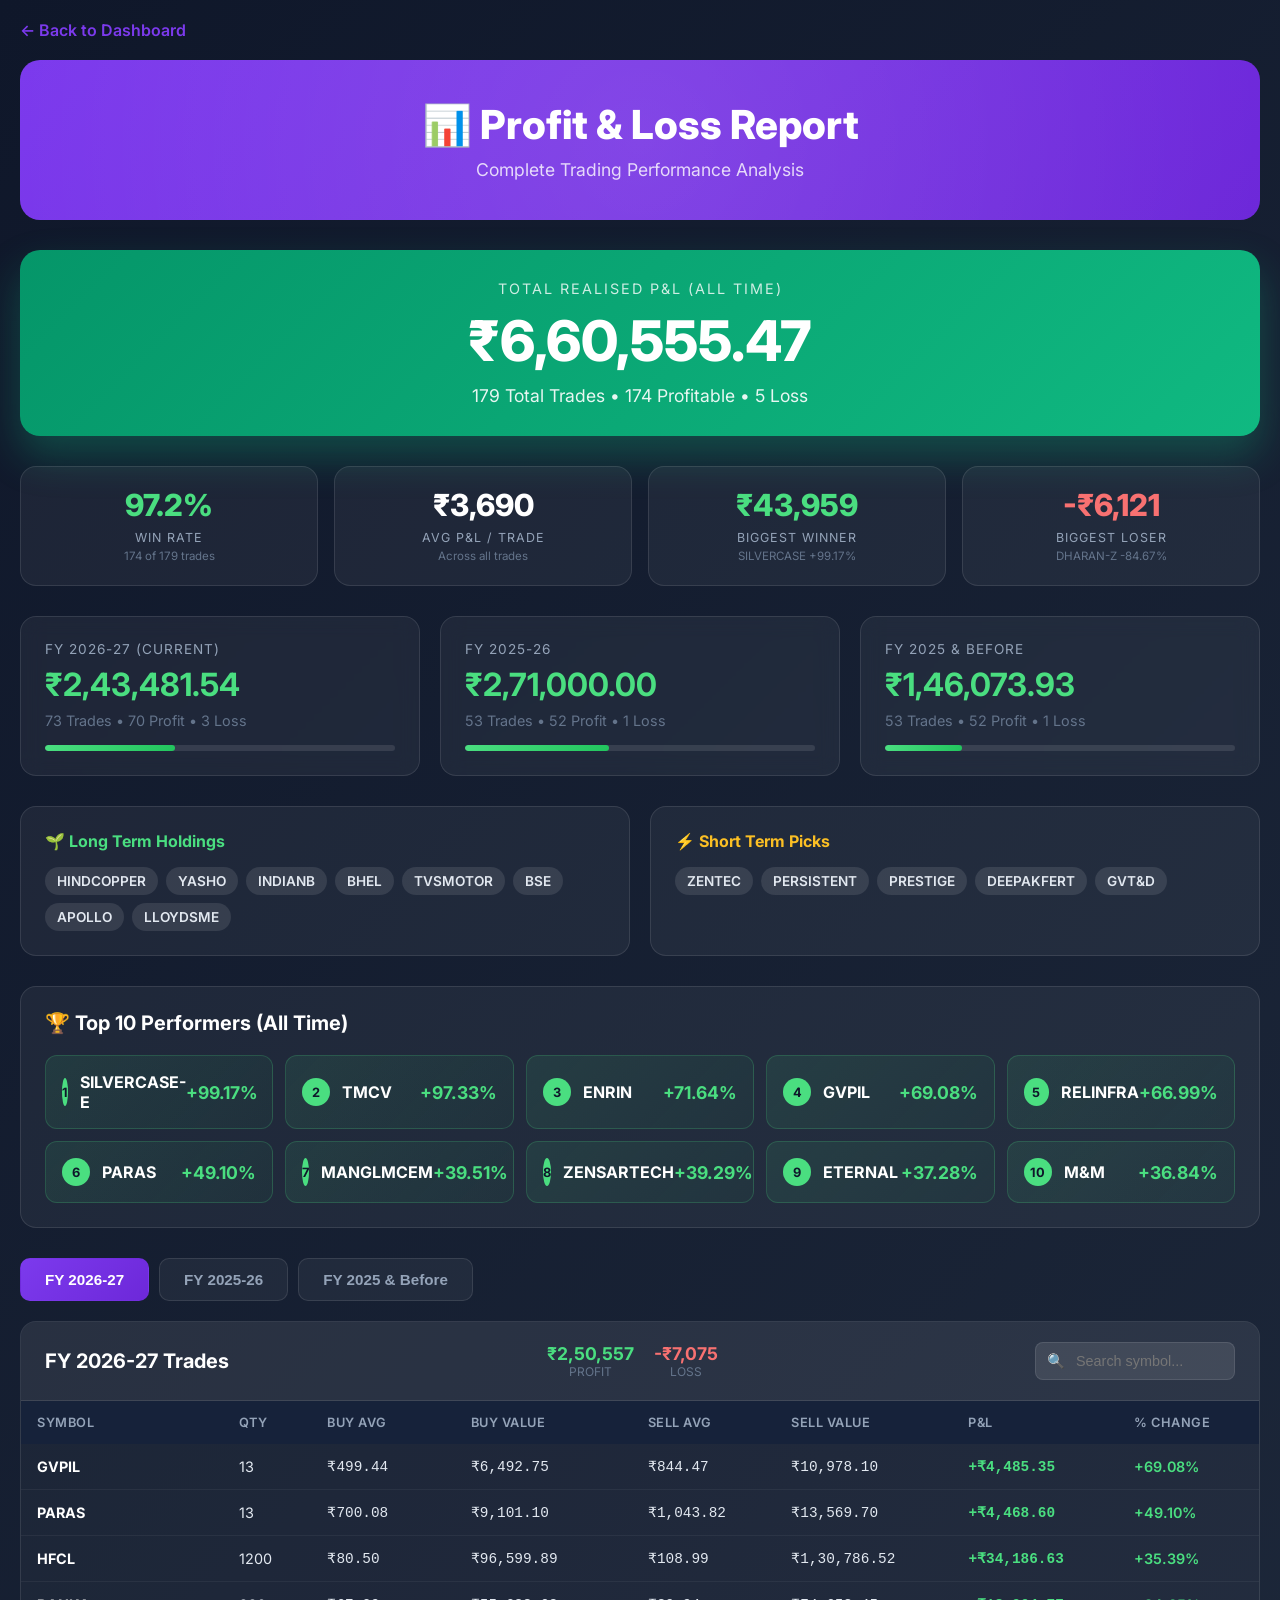
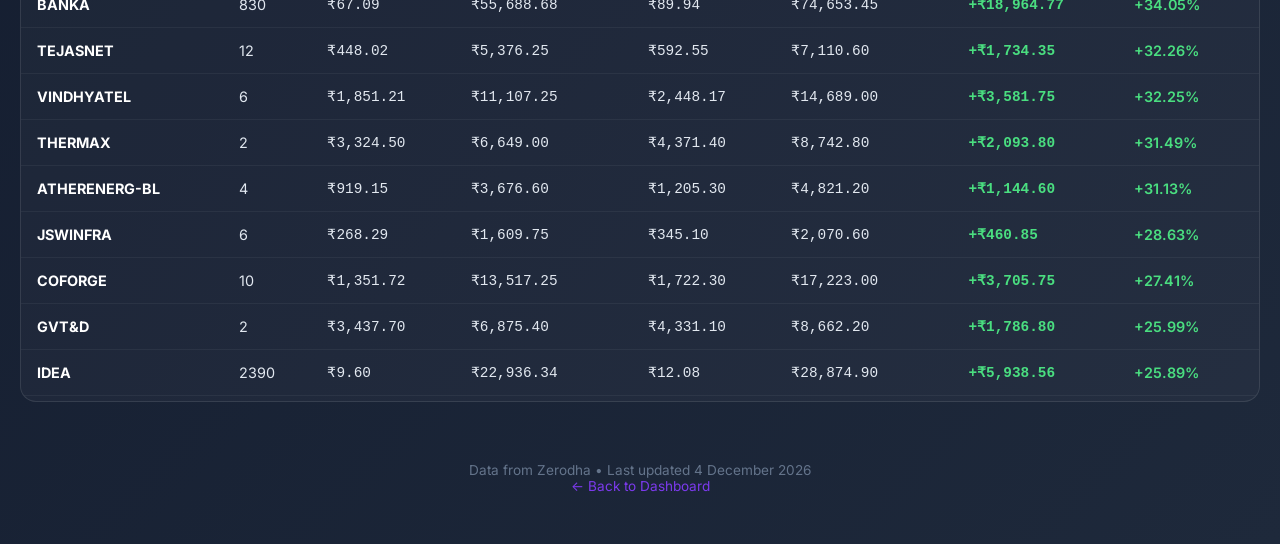
<file: market_dashboard/profit-loss.html>
<!DOCTYPE html>
<html lang="en">
<head>
    <meta charset="UTF-8">
    <meta name="viewport" content="width=device-width, initial-scale=1.0">
    <title>Profit & Loss Report | Stock Market Analysis</title>
    <link href="https://fonts.googleapis.com/css2?family=Inter:wght@400;500;600;700;800&display=swap" rel="stylesheet">
    <style>
        * {
            margin: 0;
            padding: 0;
            box-sizing: border-box;
        }
        
        body {
            font-family: 'Inter', -apple-system, BlinkMacSystemFont, sans-serif;
            background: linear-gradient(135deg, #0f172a 0%, #1e293b 100%);
            min-height: 100vh;
            color: #e2e8f0;
        }
        
        .container {
            max-width: 1400px;
            margin: 0 auto;
            padding: 20px;
        }
        
        /* Header */
        .header {
            text-align: center;
            padding: 40px 20px;
            background: linear-gradient(135deg, #7c3aed 0%, #6d28d9 100%);
            border-radius: 20px;
            margin-bottom: 30px;
            position: relative;
            overflow: hidden;
        }
        
        .header::before {
            content: '';
            position: absolute;
            top: -50%;
            left: -50%;
            width: 200%;
            height: 200%;
            background: radial-gradient(circle, rgba(255,255,255,0.1) 0%, transparent 50%);
            animation: pulse 4s ease-in-out infinite;
        }
        
        @keyframes pulse {
            0%, 100% { transform: scale(1); opacity: 0.5; }
            50% { transform: scale(1.1); opacity: 0.3; }
        }
        
        .header h1 {
            font-size: 2.5rem;
            font-weight: 800;
            color: #ffffff;
            position: relative;
            z-index: 1;
        }
        
        .header p {
            color: rgba(255,255,255,0.8);
            font-size: 1.1rem;
            margin-top: 10px;
            position: relative;
            z-index: 1;
        }
        
        /* Grand Total Card */
        .grand-total {
            background: linear-gradient(135deg, #059669 0%, #10b981 100%);
            border-radius: 20px;
            padding: 30px;
            text-align: center;
            margin-bottom: 30px;
            box-shadow: 0 20px 40px rgba(16, 185, 129, 0.3);
        }
        
        .grand-total .label {
            font-size: 0.9rem;
            color: rgba(255,255,255,0.8);
            text-transform: uppercase;
            letter-spacing: 2px;
        }
        
        .grand-total .amount {
            font-size: 3.5rem;
            font-weight: 800;
            color: #ffffff;
            margin: 10px 0;
        }
        
        .grand-total .trades {
            font-size: 1.1rem;
            color: rgba(255,255,255,0.9);
        }
        
        /* Key Metrics Strip */
        .metrics-grid {
            display: grid;
            grid-template-columns: repeat(auto-fit, minmax(160px, 1fr));
            gap: 16px;
            margin-bottom: 30px;
        }
        
        .metric-card {
            background: rgba(255,255,255,0.05);
            border: 1px solid rgba(255,255,255,0.1);
            border-radius: 16px;
            padding: 22px 16px;
            text-align: center;
            transition: transform 0.3s, box-shadow 0.3s;
        }
        
        .metric-card:hover {
            transform: translateY(-4px);
            box-shadow: 0 16px 32px rgba(0,0,0,0.3);
        }
        
        .metric-value {
            font-size: 1.9rem;
            font-weight: 800;
            color: #ffffff;
            line-height: 1.1;
        }
        
        .metric-value.green { color: #4ade80; }
        .metric-value.red { color: #f87171; }
        .metric-value.purple { color: #a78bfa; }
        
        .metric-label {
            font-size: 0.78rem;
            color: #94a3b8;
            text-transform: uppercase;
            letter-spacing: 1px;
            margin-top: 8px;
        }
        
        .metric-sub {
            font-size: 0.72rem;
            color: #64748b;
            margin-top: 4px;
        }
        
        /* Summary Cards */
        .summary-grid {
            display: grid;
            grid-template-columns: repeat(auto-fit, minmax(280px, 1fr));
            gap: 20px;
            margin-bottom: 30px;
        }
        
        .summary-card {
            background: rgba(255,255,255,0.05);
            backdrop-filter: blur(10px);
            border-radius: 16px;
            padding: 24px;
            border: 1px solid rgba(255,255,255,0.1);
            transition: transform 0.3s, box-shadow 0.3s;
        }
        
        .summary-card:hover {
            transform: translateY(-5px);
            box-shadow: 0 20px 40px rgba(0,0,0,0.3);
        }
        
        .summary-card .fy-label {
            font-size: 0.85rem;
            color: #94a3b8;
            text-transform: uppercase;
            letter-spacing: 1px;
            margin-bottom: 8px;
        }
        
        .summary-card .fy-amount {
            font-size: 2rem;
            font-weight: 700;
            color: #4ade80;
            margin-bottom: 8px;
        }
        
        .summary-card .fy-trades {
            font-size: 0.9rem;
            color: #64748b;
        }
        
        .summary-card .progress-bar {
            height: 6px;
            background: rgba(255,255,255,0.1);
            border-radius: 3px;
            margin-top: 16px;
            overflow: hidden;
        }
        
        .summary-card .progress-fill {
            height: 100%;
            background: linear-gradient(90deg, #4ade80, #22c55e);
            border-radius: 3px;
            transition: width 1s ease-out;
        }
        
        /* Suggestions Section */
        .suggestions {
            display: grid;
            grid-template-columns: repeat(auto-fit, minmax(300px, 1fr));
            gap: 20px;
            margin-bottom: 30px;
        }
        
        .suggestion-card {
            background: rgba(255,255,255,0.05);
            border-radius: 16px;
            padding: 24px;
            border: 1px solid rgba(255,255,255,0.1);
        }
        
        .suggestion-card h3 {
            font-size: 1rem;
            color: #ffffff;
            margin-bottom: 16px;
            display: flex;
            align-items: center;
            gap: 10px;
        }
        
        .suggestion-card.long-term h3 { color: #4ade80; }
        .suggestion-card.short-term h3 { color: #fbbf24; }
        
        .suggestion-card .stocks {
            display: flex;
            flex-wrap: wrap;
            gap: 8px;
        }
        
        .suggestion-card .stock-tag {
            background: rgba(255,255,255,0.1);
            padding: 6px 12px;
            border-radius: 20px;
            font-size: 0.85rem;
            font-weight: 600;
            color: #e2e8f0;
            transition: all 0.2s;
        }
        
        .suggestion-card.long-term .stock-tag:hover {
            background: rgba(74, 222, 128, 0.2);
            color: #4ade80;
        }
        
        .suggestion-card.short-term .stock-tag:hover {
            background: rgba(251, 191, 36, 0.2);
            color: #fbbf24;
        }
        
        /* Top Performers */
        .top-performers {
            background: rgba(255,255,255,0.05);
            border-radius: 16px;
            padding: 24px;
            margin-bottom: 30px;
            border: 1px solid rgba(255,255,255,0.1);
        }
        
        .top-performers h2 {
            font-size: 1.25rem;
            color: #ffffff;
            margin-bottom: 20px;
            display: flex;
            align-items: center;
            gap: 10px;
        }
        
        .performer-list {
            display: grid;
            grid-template-columns: repeat(auto-fit, minmax(200px, 1fr));
            gap: 12px;
        }
        
        .performer-item {
            background: linear-gradient(135deg, rgba(74, 222, 128, 0.1) 0%, rgba(34, 197, 94, 0.05) 100%);
            border-radius: 12px;
            padding: 16px;
            display: flex;
            justify-content: space-between;
            align-items: center;
            border: 1px solid rgba(74, 222, 128, 0.2);
        }
        
        .performer-item .rank {
            width: 28px;
            height: 28px;
            background: #4ade80;
            border-radius: 50%;
            display: flex;
            align-items: center;
            justify-content: center;
            font-size: 0.8rem;
            font-weight: 700;
            color: #0f172a;
            margin-right: 12px;
        }
        
        .performer-item .symbol {
            font-weight: 700;
            color: #ffffff;
            flex: 1;
        }
        
        .performer-item .return {
            font-weight: 700;
            color: #4ade80;
            font-size: 1.1rem;
        }
        
        /* Tabs */
        .tabs {
            display: flex;
            gap: 10px;
            margin-bottom: 20px;
            flex-wrap: wrap;
        }
        
        .tab {
            background: rgba(255,255,255,0.05);
            border: 1px solid rgba(255,255,255,0.1);
            color: #94a3b8;
            padding: 12px 24px;
            border-radius: 10px;
            font-size: 0.95rem;
            font-weight: 600;
            cursor: pointer;
            transition: all 0.3s;
        }
        
        .tab:hover {
            background: rgba(255,255,255,0.1);
            color: #ffffff;
        }
        
        .tab.active {
            background: linear-gradient(135deg, #7c3aed 0%, #6d28d9 100%);
            color: #ffffff;
            border-color: transparent;
        }
        
        /* Table Container */
        .table-container {
            background: rgba(255,255,255,0.03);
            border-radius: 16px;
            overflow: hidden;
            border: 1px solid rgba(255,255,255,0.1);
            margin-bottom: 30px;
        }
        
        .table-header {
            display: flex;
            justify-content: space-between;
            align-items: center;
            padding: 20px 24px;
            background: rgba(255,255,255,0.05);
            border-bottom: 1px solid rgba(255,255,255,0.1);
            flex-wrap: wrap;
            gap: 15px;
        }
        
        .table-header h2 {
            font-size: 1.25rem;
            color: #ffffff;
        }
        
        .table-header .summary-stats {
            display: flex;
            gap: 20px;
            flex-wrap: wrap;
        }
        
        .table-header .stat {
            text-align: center;
        }
        
        .table-header .stat-value {
            font-size: 1.1rem;
            font-weight: 700;
        }
        
        .table-header .stat-value.profit { color: #4ade80; }
        .table-header .stat-value.loss { color: #f87171; }
        
        .table-header .stat-label {
            font-size: 0.75rem;
            color: #64748b;
            text-transform: uppercase;
        }
        
        /* Search */
        .search-box {
            position: relative;
        }
        
        .search-box input {
            background: rgba(255,255,255,0.1);
            border: 1px solid rgba(255,255,255,0.1);
            color: #ffffff;
            padding: 10px 16px 10px 40px;
            border-radius: 8px;
            font-size: 0.9rem;
            width: 200px;
            transition: all 0.3s;
        }
        
        .search-box input:focus {
            outline: none;
            border-color: #7c3aed;
            background: rgba(255,255,255,0.15);
        }
        
        .search-box::before {
            content: '🔍';
            position: absolute;
            left: 12px;
            top: 50%;
            transform: translateY(-50%);
            font-size: 0.9rem;
        }
        
        /* Table */
        .data-table {
            width: 100%;
            border-collapse: collapse;
        }
        
        .data-table th {
            background: rgba(255,255,255,0.05);
            padding: 14px 16px;
            text-align: left;
            font-size: 0.8rem;
            font-weight: 600;
            color: #94a3b8;
            text-transform: uppercase;
            letter-spacing: 0.5px;
            cursor: pointer;
            transition: all 0.2s;
            white-space: nowrap;
        }
        
        .data-table th:hover {
            background: rgba(30, 41, 59, 0.98);
            color: #ffffff;
        }
        
        /* Sticky header on scroll within tall tables */
        .data-table thead th {
            position: sticky;
            top: 0;
            z-index: 2;
            background: #16223a;
        }
        
        .data-table th.sorted-asc::after { content: ' ↑'; color: #7c3aed; }
        .data-table th.sorted-desc::after { content: ' ↓'; color: #7c3aed; }
        
        .data-table td {
            padding: 14px 16px;
            border-bottom: 1px solid rgba(255,255,255,0.05);
            font-size: 0.9rem;
            color: #e2e8f0;
        }
        
        .data-table tr:hover td {
            background: rgba(255,255,255,0.03);
        }
        
        .data-table .symbol {
            font-weight: 700;
            color: #ffffff;
        }
        
        .data-table .positive {
            color: #4ade80;
            font-weight: 600;
        }
        
        .data-table .negative {
            color: #f87171;
            font-weight: 600;
        }
        
        .data-table .money {
            font-family: 'SF Mono', 'Monaco', 'Inconsolata', monospace;
        }
        
        /* Responsive */
        .table-scroll {
            overflow: auto;
            max-height: 600px;
        }
        
        .scroll-hint {
            display: none;
            font-size: 0.75rem;
            color: #64748b;
            padding: 6px 24px 0;
        }
        @media (max-width: 768px) {
            .scroll-hint { display: block; }
        }
        
        /* Footer */
        .footer {
            text-align: center;
            padding: 30px;
            color: #64748b;
            font-size: 0.85rem;
        }
        
        .footer a {
            color: #7c3aed;
            text-decoration: none;
        }
        
        .back-link {
            display: inline-flex;
            align-items: center;
            gap: 8px;
            color: #7c3aed;
            text-decoration: none;
            font-weight: 600;
            margin-bottom: 20px;
            transition: all 0.2s;
        }
        
        .back-link:hover {
            color: #a78bfa;
        }
        
        /* Hide inactive tables */
        .fy-table { display: none; }
        .fy-table.active { display: block; }
        
        @media (max-width: 768px) {
            .header h1 { font-size: 1.8rem; }
            .grand-total .amount { font-size: 2.5rem; }
            .summary-card .fy-amount { font-size: 1.5rem; }
        }
    </style>
</head>
<body>
    <div class="container">
        <a href="index.html" class="back-link">← Back to Dashboard</a>
        
        <div class="header">
            <h1>📊 Profit & Loss Report</h1>
            <p>Complete Trading Performance Analysis</p>
        </div>
        
        <!-- Grand Total -->
        <div class="grand-total">
            <div class="label">Total Realised P&L (All Time)</div>
            <div class="amount">₹6,60,555.47</div>
            <div class="trades">179 Total Trades • 174 Profitable • 5 Loss</div>
        </div>
        
        <!-- Key Metrics -->
        <div class="metrics-grid">
            <div class="metric-card">
                <div class="metric-value green">97.2%</div>
                <div class="metric-label">Win Rate</div>
                <div class="metric-sub">174 of 179 trades</div>
            </div>
            <div class="metric-card">
                <div class="metric-value">₹3,690</div>
                <div class="metric-label">Avg P&L / Trade</div>
                <div class="metric-sub">Across all trades</div>
            </div>
            <div class="metric-card">
                <div class="metric-value green">₹43,959</div>
                <div class="metric-label">Biggest Winner</div>
                <div class="metric-sub">SILVERCASE +99.17%</div>
            </div>
            <div class="metric-card">
                <div class="metric-value red">-₹6,121</div>
                <div class="metric-label">Biggest Loser</div>
                <div class="metric-sub">DHARAN-Z -84.67%</div>
            </div>
        </div>
        
        <!-- FY Summary Cards -->
        <div class="summary-grid">
            <div class="summary-card">
                <div class="fy-label">FY 2026-27 (Current)</div>
                <div class="fy-amount">₹2,43,481.54</div>
                <div class="fy-trades">73 Trades • 70 Profit • 3 Loss</div>
                <div class="progress-bar">
                    <div class="progress-fill" style="width: 37%"></div>
                </div>
            </div>
            <div class="summary-card">
                <div class="fy-label">FY 2025-26</div>
                <div class="fy-amount">₹2,71,000.00</div>
                <div class="fy-trades">53 Trades • 52 Profit • 1 Loss</div>
                <div class="progress-bar">
                    <div class="progress-fill" style="width: 41%"></div>
                </div>
            </div>
            <div class="summary-card">
                <div class="fy-label">FY 2025 & Before</div>
                <div class="fy-amount">₹1,46,073.93</div>
                <div class="fy-trades">53 Trades • 52 Profit • 1 Loss</div>
                <div class="progress-bar">
                    <div class="progress-fill" style="width: 22%"></div>
                </div>
            </div>
        </div>
        
        <!-- Suggestions -->
        <div class="suggestions">
            <div class="suggestion-card long-term">
                <h3>🌱 Long Term Holdings</h3>
                <div class="stocks">
                    <span class="stock-tag">HINDCOPPER</span>
                    <span class="stock-tag">YASHO</span>
                    <span class="stock-tag">INDIANB</span>
                    <span class="stock-tag">BHEL</span>
                    <span class="stock-tag">TVSMOTOR</span>
                    <span class="stock-tag">BSE</span>
                    <span class="stock-tag">APOLLO</span>
                    <span class="stock-tag">LLOYDSME</span>
                </div>
            </div>
            <div class="suggestion-card short-term">
                <h3>⚡ Short Term Picks</h3>
                <div class="stocks">
                    <span class="stock-tag">ZENTEC</span>
                    <span class="stock-tag">PERSISTENT</span>
                    <span class="stock-tag">PRESTIGE</span>
                    <span class="stock-tag">DEEPAKFERT</span>
                    <span class="stock-tag">GVT&D</span>
                </div>
            </div>
        </div>
        
        <!-- Top Performers -->
        <div class="top-performers">
            <h2>🏆 Top 10 Performers (All Time)</h2>
            <div class="performer-list">
                <div class="performer-item">
                    <span class="rank">1</span>
                    <span class="symbol">SILVERCASE-E</span>
                    <span class="return">+99.17%</span>
                </div>
                <div class="performer-item">
                    <span class="rank">2</span>
                    <span class="symbol">TMCV</span>
                    <span class="return">+97.33%</span>
                </div>
                <div class="performer-item">
                    <span class="rank">3</span>
                    <span class="symbol">ENRIN</span>
                    <span class="return">+71.64%</span>
                </div>
                <div class="performer-item">
                    <span class="rank">4</span>
                    <span class="symbol">GVPIL</span>
                    <span class="return">+69.08%</span>
                </div>
                <div class="performer-item">
                    <span class="rank">5</span>
                    <span class="symbol">RELINFRA</span>
                    <span class="return">+66.99%</span>
                </div>
                <div class="performer-item">
                    <span class="rank">6</span>
                    <span class="symbol">PARAS</span>
                    <span class="return">+49.10%</span>
                </div>
                <div class="performer-item">
                    <span class="rank">7</span>
                    <span class="symbol">MANGLMCEM</span>
                    <span class="return">+39.51%</span>
                </div>
                <div class="performer-item">
                    <span class="rank">8</span>
                    <span class="symbol">ZENSARTECH</span>
                    <span class="return">+39.29%</span>
                </div>
                <div class="performer-item">
                    <span class="rank">9</span>
                    <span class="symbol">ETERNAL</span>
                    <span class="return">+37.28%</span>
                </div>
                <div class="performer-item">
                    <span class="rank">10</span>
                    <span class="symbol">M&M</span>
                    <span class="return">+36.84%</span>
                </div>
            </div>
        </div>
        
        <!-- FY Tabs -->
        <div class="tabs">
            <button class="tab active" data-fy="fy2627">FY 2026-27</button>
            <button class="tab" data-fy="fy2526">FY 2025-26</button>
            <button class="tab" data-fy="fy2425">FY 2025 & Before</button>
        </div>
        
        <!-- FY 2026-27 Table -->
        <div class="table-container fy-table active" id="fy2627">
            <div class="table-header">
                <h2>FY 2026-27 Trades</h2>
                <div class="summary-stats">
                    <div class="stat">
                        <div class="stat-value profit">₹2,50,557</div>
                        <div class="stat-label">Profit</div>
                    </div>
                    <div class="stat">
                        <div class="stat-value loss">-₹7,075</div>
                        <div class="stat-label">Loss</div>
                    </div>
                </div>
                <div class="search-box">
                    <input type="text" placeholder="Search symbol..." onkeyup="filterTable(this, 'table-fy2627')">
                </div>
            </div>
            <div class="table-scroll">
                <table class="data-table" id="table-fy2627">
                    <thead>
                        <tr>
                            <th onclick="sortTable(this, 0)">Symbol</th>
                            <th onclick="sortTable(this, 1)">Qty</th>
                            <th onclick="sortTable(this, 2)">Buy Avg</th>
                            <th onclick="sortTable(this, 3)">Buy Value</th>
                            <th onclick="sortTable(this, 4)">Sell Avg</th>
                            <th onclick="sortTable(this, 5)">Sell Value</th>
                            <th onclick="sortTable(this, 6)">P&L</th>
                            <th onclick="sortTable(this, 7)">% Change</th>
                        </tr>
                    </thead>
                    <tbody>
                        <tr><td class="symbol">GVPIL</td><td>13</td><td class="money">₹499.44</td><td class="money">₹6,492.75</td><td class="money">₹844.47</td><td class="money">₹10,978.10</td><td class="money positive">+₹4,485.35</td><td class="positive">+69.08%</td></tr>
                        <tr><td class="symbol">PARAS</td><td>13</td><td class="money">₹700.08</td><td class="money">₹9,101.10</td><td class="money">₹1,043.82</td><td class="money">₹13,569.70</td><td class="money positive">+₹4,468.60</td><td class="positive">+49.10%</td></tr>
                        <tr><td class="symbol">HFCL</td><td>1200</td><td class="money">₹80.50</td><td class="money">₹96,599.89</td><td class="money">₹108.99</td><td class="money">₹1,30,786.52</td><td class="money positive">+₹34,186.63</td><td class="positive">+35.39%</td></tr>
                        <tr><td class="symbol">BANKA</td><td>830</td><td class="money">₹67.09</td><td class="money">₹55,688.68</td><td class="money">₹89.94</td><td class="money">₹74,653.45</td><td class="money positive">+₹18,964.77</td><td class="positive">+34.05%</td></tr>
                        <tr><td class="symbol">TEJASNET</td><td>12</td><td class="money">₹448.02</td><td class="money">₹5,376.25</td><td class="money">₹592.55</td><td class="money">₹7,110.60</td><td class="money positive">+₹1,734.35</td><td class="positive">+32.26%</td></tr>
                        <tr><td class="symbol">VINDHYATEL</td><td>6</td><td class="money">₹1,851.21</td><td class="money">₹11,107.25</td><td class="money">₹2,448.17</td><td class="money">₹14,689.00</td><td class="money positive">+₹3,581.75</td><td class="positive">+32.25%</td></tr>
                        <tr><td class="symbol">THERMAX</td><td>2</td><td class="money">₹3,324.50</td><td class="money">₹6,649.00</td><td class="money">₹4,371.40</td><td class="money">₹8,742.80</td><td class="money positive">+₹2,093.80</td><td class="positive">+31.49%</td></tr>
                        <tr><td class="symbol">ATHERENERG-BL</td><td>4</td><td class="money">₹919.15</td><td class="money">₹3,676.60</td><td class="money">₹1,205.30</td><td class="money">₹4,821.20</td><td class="money positive">+₹1,144.60</td><td class="positive">+31.13%</td></tr>
                        <tr><td class="symbol">JSWINFRA</td><td>6</td><td class="money">₹268.29</td><td class="money">₹1,609.75</td><td class="money">₹345.10</td><td class="money">₹2,070.60</td><td class="money positive">+₹460.85</td><td class="positive">+28.63%</td></tr>
                        <tr><td class="symbol">COFORGE</td><td>10</td><td class="money">₹1,351.72</td><td class="money">₹13,517.25</td><td class="money">₹1,722.30</td><td class="money">₹17,223.00</td><td class="money positive">+₹3,705.75</td><td class="positive">+27.41%</td></tr>
                        <tr><td class="symbol">GVT&D</td><td>2</td><td class="money">₹3,437.70</td><td class="money">₹6,875.40</td><td class="money">₹4,331.10</td><td class="money">₹8,662.20</td><td class="money positive">+₹1,786.80</td><td class="positive">+25.99%</td></tr>
                        <tr><td class="symbol">IDEA</td><td>2390</td><td class="money">₹9.60</td><td class="money">₹22,936.34</td><td class="money">₹12.08</td><td class="money">₹28,874.90</td><td class="money positive">+₹5,938.56</td><td class="positive">+25.89%</td></tr>
                        <tr><td class="symbol">ASIANPAINT</td><td>2</td><td class="money">₹2,177.90</td><td class="money">₹4,355.80</td><td class="money">₹2,732.65</td><td class="money">₹5,465.30</td><td class="money positive">+₹1,109.50</td><td class="positive">+25.47%</td></tr>
                        <tr><td class="symbol">INDIGO</td><td>1</td><td class="money">₹4,251.80</td><td class="money">₹4,251.80</td><td class="money">₹5,330.00</td><td class="money">₹5,330.00</td><td class="money positive">+₹1,078.20</td><td class="positive">+25.36%</td></tr>
                        <tr><td class="symbol">BSE</td><td>19</td><td class="money">₹2,904.26</td><td class="money">₹55,180.90</td><td class="money">₹3,625.22</td><td class="money">₹68,879.10</td><td class="money positive">+₹13,698.20</td><td class="positive">+24.82%</td></tr>
                        <tr><td class="symbol">FINCABLES</td><td>12</td><td class="money">₹1,040.88</td><td class="money">₹12,490.50</td><td class="money">₹1,279.53</td><td class="money">₹15,354.40</td><td class="money positive">+₹2,863.90</td><td class="positive">+22.93%</td></tr>
                        <tr><td class="symbol">ENRIN</td><td>2</td><td class="money">₹2,581.80</td><td class="money">₹5,163.60</td><td class="money">₹3,160.35</td><td class="money">₹6,320.70</td><td class="money positive">+₹1,157.10</td><td class="positive">+22.41%</td></tr>
                        <tr><td class="symbol">ACUTAAS</td><td>3</td><td class="money">₹2,266.48</td><td class="money">₹6,799.45</td><td class="money">₹2,743.20</td><td class="money">₹8,229.60</td><td class="money positive">+₹1,430.15</td><td class="positive">+21.03%</td></tr>
                        <tr><td class="symbol">MAHABANK</td><td>20</td><td class="money">₹67.47</td><td class="money">₹1,349.40</td><td class="money">₹81.56</td><td class="money">₹1,631.20</td><td class="money positive">+₹281.80</td><td class="positive">+20.88%</td></tr>
                        <tr><td class="symbol">PRESTIGE</td><td>10</td><td class="money">₹1,383.71</td><td class="money">₹13,837.15</td><td class="money">₹1,672.30</td><td class="money">₹16,723.00</td><td class="money positive">+₹2,885.85</td><td class="positive">+20.86%</td></tr>
                        <tr><td class="symbol">IDBI</td><td>583</td><td class="money">₹77.63</td><td class="money">₹45,261.13</td><td class="money">₹93.81</td><td class="money">₹54,691.23</td><td class="money positive">+₹9,430.10</td><td class="positive">+20.83%</td></tr>
                        <tr><td class="symbol">ASTRAMICRO</td><td>2</td><td class="money">₹1,396.50</td><td class="money">₹2,793.00</td><td class="money">₹1,681.50</td><td class="money">₹3,363.00</td><td class="money positive">+₹570.00</td><td class="positive">+20.41%</td></tr>
                        <tr><td class="symbol">NETWEB</td><td>4</td><td class="money">₹4,322.69</td><td class="money">₹17,290.75</td><td class="money">₹5,118.25</td><td class="money">₹20,473.00</td><td class="money positive">+₹3,182.25</td><td class="positive">+18.40%</td></tr>
                        <tr><td class="symbol">OLECTRA</td><td>2</td><td class="money">₹1,015.85</td><td class="money">₹2,031.70</td><td class="money">₹1,199.30</td><td class="money">₹2,398.60</td><td class="money positive">+₹366.90</td><td class="positive">+18.06%</td></tr>
                        <tr><td class="symbol">MTARTECH-T</td><td>10</td><td class="money">₹5,866.45</td><td class="money">₹58,664.50</td><td class="money">₹6,846.00</td><td class="money">₹68,460.00</td><td class="money positive">+₹9,795.50</td><td class="positive">+16.70%</td></tr>
                        <tr><td class="symbol">LTM</td><td>11</td><td class="money">₹3,999.46</td><td class="money">₹43,994.10</td><td class="money">₹4,636.80</td><td class="money">₹51,004.80</td><td class="money positive">+₹7,010.70</td><td class="positive">+15.94%</td></tr>
                        <tr><td class="symbol">PERSISTENT</td><td>6</td><td class="money">₹4,672.48</td><td class="money">₹28,034.90</td><td class="money">₹5,412.97</td><td class="money">₹32,477.80</td><td class="money positive">+₹4,442.90</td><td class="positive">+15.85%</td></tr>
                        <tr><td class="symbol">LLOYDSME</td><td>7</td><td class="money">₹1,297.69</td><td class="money">₹9,083.80</td><td class="money">₹1,502.16</td><td class="money">₹10,515.10</td><td class="money positive">+₹1,431.30</td><td class="positive">+15.76%</td></tr>
                        <tr><td class="symbol">JSWENERGY</td><td>5</td><td class="money">₹492.75</td><td class="money">₹2,463.75</td><td class="money">₹565.91</td><td class="money">₹2,829.55</td><td class="money positive">+₹365.80</td><td class="positive">+14.85%</td></tr>
                        <tr><td class="symbol">KAYNES</td><td>14</td><td class="money">₹3,302.13</td><td class="money">₹46,229.75</td><td class="money">₹3,785.69</td><td class="money">₹52,999.60</td><td class="money positive">+₹6,769.85</td><td class="positive">+14.64%</td></tr>
                        <tr><td class="symbol">HCLTECH</td><td>18</td><td class="money">₹1,191.74</td><td class="money">₹21,451.30</td><td class="money">₹1,363.50</td><td class="money">₹24,543.00</td><td class="money positive">+₹3,091.70</td><td class="positive">+14.41%</td></tr>
                        <tr><td class="symbol">MONQ50</td><td>10</td><td class="money">₹124.61</td><td class="money">₹1,246.15</td><td class="money">₹142.45</td><td class="money">₹1,424.50</td><td class="money positive">+₹178.35</td><td class="positive">+14.31%</td></tr>
                        <tr><td class="symbol">URBANCO</td><td>90</td><td class="money">₹148.47</td><td class="money">₹13,362.66</td><td class="money">₹169.00</td><td class="money">₹15,210.00</td><td class="money positive">+₹1,847.34</td><td class="positive">+13.82%</td></tr>
                        <tr><td class="symbol">DEEPAKNTR</td><td>11</td><td class="money">₹1,518.02</td><td class="money">₹16,698.25</td><td class="money">₹1,725.17</td><td class="money">₹18,976.90</td><td class="money positive">+₹2,278.65</td><td class="positive">+13.65%</td></tr>
                        <tr><td class="symbol">CLEANMAX</td><td>7</td><td class="money">₹1,284.46</td><td class="money">₹8,991.20</td><td class="money">₹1,456.00</td><td class="money">₹10,192.00</td><td class="money positive">+₹1,200.80</td><td class="positive">+13.36%</td></tr>
                        <tr><td class="symbol">APLAPOLLO</td><td>5</td><td class="money">₹1,893.75</td><td class="money">₹9,468.75</td><td class="money">₹2,146.00</td><td class="money">₹10,730.00</td><td class="money positive">+₹1,261.25</td><td class="positive">+13.32%</td></tr>
                        <tr><td class="symbol">WAAREERTL</td><td>10</td><td class="money">₹912.49</td><td class="money">₹9,124.85</td><td class="money">₹1,031.70</td><td class="money">₹10,317.00</td><td class="money positive">+₹1,192.15</td><td class="positive">+13.06%</td></tr>
                        <tr><td class="symbol">ETERNAL</td><td>110</td><td class="money">₹255.59</td><td class="money">₹28,115.45</td><td class="money">₹285.05</td><td class="money">₹31,355.50</td><td class="money positive">+₹3,240.05</td><td class="positive">+11.52%</td></tr>
                        <tr><td class="symbol">IDFCFIRSTB</td><td>185</td><td class="money">₹70.26</td><td class="money">₹12,997.90</td><td class="money">₹78.28</td><td class="money">₹14,481.80</td><td class="money positive">+₹1,483.90</td><td class="positive">+11.42%</td></tr>
                        <tr><td class="symbol">ZEEL</td><td>2000</td><td class="money">₹100.07</td><td class="money">₹2,00,137.32</td><td class="money">₹111.17</td><td class="money">₹2,22,335.95</td><td class="money positive">+₹22,198.63</td><td class="positive">+11.09%</td></tr>
                        <tr><td class="symbol">SGFIN</td><td>6</td><td class="money">₹636.50</td><td class="money">₹3,819.00</td><td class="money">₹707.00</td><td class="money">₹4,242.00</td><td class="money positive">+₹423.00</td><td class="positive">+11.08%</td></tr>
                        <tr><td class="symbol">KALYANKJIL</td><td>78</td><td class="money">₹405.01</td><td class="money">₹31,590.60</td><td class="money">₹449.14</td><td class="money">₹35,032.85</td><td class="money positive">+₹3,442.25</td><td class="positive">+10.90%</td></tr>
                        <tr><td class="symbol">APOLLO</td><td>85</td><td class="money">₹265.47</td><td class="money">₹22,564.76</td><td class="money">₹294.33</td><td class="money">₹25,018.40</td><td class="money positive">+₹2,453.64</td><td class="positive">+10.87%</td></tr>
                        <tr><td class="symbol">HAL</td><td>4</td><td class="money">₹4,189.90</td><td class="money">₹16,759.60</td><td class="money">₹4,620.30</td><td class="money">₹18,481.20</td><td class="money positive">+₹1,721.60</td><td class="positive">+10.27%</td></tr>
                        <tr><td class="symbol">SIEMENS</td><td>11</td><td class="money">₹3,681.72</td><td class="money">₹40,498.90</td><td class="money">₹4,048.10</td><td class="money">₹44,529.10</td><td class="money positive">+₹4,030.20</td><td class="positive">+9.95%</td></tr>
                        <tr><td class="symbol">MAZDOCK</td><td>20</td><td class="money">₹2,374.23</td><td class="money">₹47,484.60</td><td class="money">₹2,601.00</td><td class="money">₹52,020.00</td><td class="money positive">+₹4,535.40</td><td class="positive">+9.55%</td></tr>
                        <tr><td class="symbol">TMCV</td><td>75</td><td class="money">₹410.93</td><td class="money">₹30,819.75</td><td class="money">₹448.50</td><td class="money">₹33,637.50</td><td class="money positive">+₹2,817.75</td><td class="positive">+9.14%</td></tr>
                        <tr><td class="symbol">ZENTEC</td><td>88</td><td class="money">₹1,545.80</td><td class="money">₹1,36,030.15</td><td class="money">₹1,686.96</td><td class="money">₹1,48,452.45</td><td class="money positive">+₹12,422.30</td><td class="positive">+9.13%</td></tr>
                        <tr><td class="symbol">DEEPAKFERT</td><td>31</td><td class="money">₹1,045.96</td><td class="money">₹32,424.70</td><td class="money">₹1,136.72</td><td class="money">₹35,238.35</td><td class="money positive">+₹2,813.65</td><td class="positive">+8.68%</td></tr>
                        <tr><td class="symbol">BHARATAGRI-X</td><td>250</td><td class="money">₹26.63</td><td class="money">₹6,658.00</td><td class="money">₹28.93</td><td class="money">₹7,232.78</td><td class="money positive">+₹574.78</td><td class="positive">+8.63%</td></tr>
                        <tr><td class="symbol">CAMS</td><td>20</td><td class="money">₹704.75</td><td class="money">₹14,095.00</td><td class="money">₹761.00</td><td class="money">₹15,220.00</td><td class="money positive">+₹1,125.00</td><td class="positive">+7.98%</td></tr>
                        <tr><td class="symbol">COCHINSHIP</td><td>3</td><td class="money">₹1,342.60</td><td class="money">₹4,027.80</td><td class="money">₹1,445.60</td><td class="money">₹4,336.80</td><td class="money positive">+₹309.00</td><td class="positive">+7.67%</td></tr>
                        <tr><td class="symbol">EXIDEIND</td><td>107</td><td class="money">₹383.68</td><td class="money">₹41,053.30</td><td class="money">₹412.10</td><td class="money">₹44,094.70</td><td class="money positive">+₹3,041.40</td><td class="positive">+7.41%</td></tr>
                        <tr><td class="symbol">BHARATFORG</td><td>17</td><td class="money">₹1,738.22</td><td class="money">₹29,549.80</td><td class="money">₹1,865.08</td><td class="money">₹31,706.40</td><td class="money positive">+₹2,156.60</td><td class="positive">+7.30%</td></tr>
                        <tr><td class="symbol">SPICEJET</td><td>260</td><td class="money">₹13.08</td><td class="money">₹3,401.27</td><td class="money">₹14.00</td><td class="money">₹3,640.00</td><td class="money positive">+₹238.73</td><td class="positive">+7.02%</td></tr>
                        <tr><td class="symbol">SUNPHARMA</td><td>2</td><td class="money">₹1,726.60</td><td class="money">₹3,453.20</td><td class="money">₹1,837.10</td><td class="money">₹3,674.20</td><td class="money positive">+₹221.00</td><td class="positive">+6.40%</td></tr>
                        <tr><td class="symbol">M&M</td><td>21</td><td class="money">₹3,268.19</td><td class="money">₹68,631.90</td><td class="money">₹3,465.70</td><td class="money">₹72,779.70</td><td class="money positive">+₹4,147.80</td><td class="positive">+6.04%</td></tr>
                        <tr><td class="symbol">LT</td><td>7</td><td class="money">₹3,723.64</td><td class="money">₹26,065.50</td><td class="money">₹3,938.01</td><td class="money">₹27,566.10</td><td class="money positive">+₹1,500.60</td><td class="positive">+5.76%</td></tr>
                        <tr><td class="symbol">IRFC</td><td>20</td><td class="money">₹92.84</td><td class="money">₹1,856.80</td><td class="money">₹97.81</td><td class="money">₹1,956.20</td><td class="money positive">+₹99.40</td><td class="positive">+5.35%</td></tr>
                        <tr><td class="symbol">MON100</td><td>10</td><td class="money">₹308.39</td><td class="money">₹3,083.87</td><td class="money">₹324.22</td><td class="money">₹3,242.20</td><td class="money positive">+₹158.33</td><td class="positive">+5.13%</td></tr>
                        <tr><td class="symbol">LXCHEM</td><td>501</td><td class="money">₹181.15</td><td class="money">₹90,754.30</td><td class="money">₹190.00</td><td class="money">₹95,189.61</td><td class="money positive">+₹4,435.31</td><td class="positive">+4.89%</td></tr>
                        <tr><td class="symbol">BHARTIARTL</td><td>5</td><td class="money">₹1,861.28</td><td class="money">₹9,306.40</td><td class="money">₹1,951.10</td><td class="money">₹9,755.50</td><td class="money positive">+₹449.10</td><td class="positive">+4.83%</td></tr>
                        <tr><td class="symbol">INDIANB</td><td>113</td><td class="money">₹856.85</td><td class="money">₹96,823.80</td><td class="money">₹897.97</td><td class="money">₹1,01,470.45</td><td class="money positive">+₹4,646.65</td><td class="positive">+4.80%</td></tr>
                        <tr><td class="symbol">ADANIGREEN</td><td>2</td><td class="money">₹1,420.10</td><td class="money">₹2,840.20</td><td class="money">₹1,486.10</td><td class="money">₹2,972.20</td><td class="money positive">+₹132.00</td><td class="positive">+4.65%</td></tr>
                        <tr><td class="symbol">VEDL</td><td>12</td><td class="money">₹315.80</td><td class="money">₹3,789.55</td><td class="money">₹326.90</td><td class="money">₹3,922.80</td><td class="money positive">+₹133.25</td><td class="positive">+3.52%</td></tr>
                        <tr><td class="symbol">KCPSUGIND-T</td><td>1875</td><td class="money">₹26.15</td><td class="money">₹49,031.13</td><td class="money">₹27.01</td><td class="money">₹50,635.74</td><td class="money positive">+₹1,604.61</td><td class="positive">+3.27%</td></tr>
                        <tr><td class="symbol">WIPRO</td><td>25</td><td class="money">₹196.68</td><td class="money">₹4,916.90</td><td class="money">₹201.90</td><td class="money">₹5,047.50</td><td class="money positive">+₹130.60</td><td class="positive">+2.66%</td></tr>
                        <tr><td class="symbol">BDL</td><td>10</td><td class="money">₹1,361.30</td><td class="money">₹13,613.00</td><td class="money">₹1,395.27</td><td class="money">₹13,952.70</td><td class="money positive">+₹339.70</td><td class="positive">+2.50%</td></tr>
                        <tr><td class="symbol">TCS</td><td>40</td><td class="money">₹2,392.94</td><td class="money">₹95,717.75</td><td class="money">₹2,442.15</td><td class="money">₹97,685.90</td><td class="money positive">+₹1,968.15</td><td class="positive">+2.06%</td></tr>
                        <tr><td class="symbol">DMART</td><td>1</td><td class="money">₹4,479.90</td><td class="money">₹4,479.90</td><td class="money">₹4,570.40</td><td class="money">₹4,570.40</td><td class="money positive">+₹90.50</td><td class="positive">+2.02%</td></tr>
                        <tr><td class="symbol">SHIPROCKET</td><td>10</td><td class="money">₹141.97</td><td class="money">₹1,419.70</td><td class="money">₹135.04</td><td class="money">₹1,350.40</td><td class="money negative">-₹69.30</td><td class="negative">-4.88%</td></tr>
                        <tr><td class="symbol">LICI</td><td>2</td><td class="money">₹838.50</td><td class="money">₹1,677.00</td><td class="money">₹395.90</td><td class="money">₹791.80</td><td class="money negative">-₹885.20</td><td class="negative">-52.78%</td></tr>
                        <tr><td class="symbol">DHARAN-Z</td><td>8528</td><td class="money">₹0.85</td><td class="money">₹7,229.53</td><td class="money">₹0.13</td><td class="money">₹1,108.64</td><td class="money negative">-₹6,120.89</td><td class="negative">-84.67%</td></tr>
                    </tbody>
                </table>
            </div>
        </div>
        
        <!-- FY 2025-26 Table -->
        <div class="table-container fy-table" id="fy2526">
            <div class="table-header">
                <h2>FY 2025-26 Trades</h2>
                <div class="summary-stats">
                    <div class="stat">
                        <div class="stat-value profit">₹2,71,094</div>
                        <div class="stat-label">Profit</div>
                    </div>
                    <div class="stat">
                        <div class="stat-value loss">-₹94</div>
                        <div class="stat-label">Loss</div>
                    </div>
                </div>
                <div class="search-box">
                    <input type="text" placeholder="Search symbol..." onkeyup="filterTable(this, 'table-fy2526')">
                </div>
            </div>
            <div class="table-scroll">
                <table class="data-table" id="table-fy2526">
                    <thead>
                        <tr>
                            <th onclick="sortTable(this, 0)">Symbol</th>
                            <th onclick="sortTable(this, 1)">Qty</th>
                            <th onclick="sortTable(this, 2)">Buy Avg</th>
                            <th onclick="sortTable(this, 3)">Buy Value</th>
                            <th onclick="sortTable(this, 4)">Sell Avg</th>
                            <th onclick="sortTable(this, 5)">Sell Value</th>
                            <th onclick="sortTable(this, 6)">P&L</th>
                            <th onclick="sortTable(this, 7)">% Change</th>
                        </tr>
                    </thead>
                    <tbody>
                        <tr><td class="symbol">SILVERCASE-E</td><td>2800</td><td class="money">₹15.83</td><td class="money">₹44,328.88</td><td class="money">₹31.53</td><td class="money">₹88,287.84</td><td class="money positive">+₹43,958.96</td><td class="positive">+99.17%</td></tr>
                        <tr><td class="symbol">TMCV</td><td>52</td><td class="money">₹243.79</td><td class="money">₹12,676.89</td><td class="money">₹481.07</td><td class="money">₹25,015.85</td><td class="money positive">+₹12,338.96</td><td class="positive">+97.33%</td></tr>
                        <tr><td class="symbol">ENRIN</td><td>11</td><td class="money">₹1,619.01</td><td class="money">₹17,809.15</td><td class="money">₹2,778.85</td><td class="money">₹30,567.40</td><td class="money positive">+₹12,758.25</td><td class="positive">+71.64%</td></tr>
                        <tr><td class="symbol">ETERNAL</td><td>16</td><td class="money">₹247.48</td><td class="money">₹3,959.70</td><td class="money">₹339.75</td><td class="money">₹5,436.00</td><td class="money positive">+₹1,476.30</td><td class="positive">+37.28%</td></tr>
                        <tr><td class="symbol">M&M</td><td>3</td><td class="money">₹2,613.00</td><td class="money">₹7,839.00</td><td class="money">₹3,575.50</td><td class="money">₹10,726.50</td><td class="money positive">+₹2,887.50</td><td class="positive">+36.84%</td></tr>
                        <tr><td class="symbol">ZENTEC</td><td>36</td><td class="money">₹1,464.32</td><td class="money">₹52,715.55</td><td class="money">₹1,982.10</td><td class="money">₹71,355.60</td><td class="money positive">+₹18,640.05</td><td class="positive">+35.36%</td></tr>
                        <tr><td class="symbol">GVT&D</td><td>10</td><td class="money">₹1,911.97</td><td class="money">₹19,119.75</td><td class="money">₹2,577.57</td><td class="money">₹25,775.70</td><td class="money positive">+₹6,655.95</td><td class="positive">+34.81%</td></tr>
                        <tr><td class="symbol">TATAGOLD-E</td><td>960</td><td class="money">₹11.37</td><td class="money">₹10,918.70</td><td class="money">₹15.11</td><td class="money">₹14,506.20</td><td class="money positive">+₹3,587.50</td><td class="positive">+32.86%</td></tr>
                        <tr><td class="symbol">DEEPAKFERT</td><td>20</td><td class="money">₹1,152.64</td><td class="money">₹23,052.85</td><td class="money">₹1,511.64</td><td class="money">₹30,232.80</td><td class="money positive">+₹7,179.95</td><td class="positive">+31.15%</td></tr>
                        <tr><td class="symbol">BHARATFORG</td><td>13</td><td class="money">₹1,078.55</td><td class="money">₹14,021.10</td><td class="money">₹1,409.23</td><td class="money">₹18,320.00</td><td class="money positive">+₹4,298.90</td><td class="positive">+30.66%</td></tr>
                        <tr><td class="symbol">CDSL</td><td>10</td><td class="money">₹1,299.60</td><td class="money">₹12,996.00</td><td class="money">₹1,645.20</td><td class="money">₹16,452.00</td><td class="money positive">+₹3,456.00</td><td class="positive">+26.59%</td></tr>
                        <tr><td class="symbol">INDIANB</td><td>35</td><td class="money">₹556.64</td><td class="money">₹19,482.50</td><td class="money">₹699.84</td><td class="money">₹24,494.35</td><td class="money positive">+₹5,011.85</td><td class="positive">+25.72%</td></tr>
                        <tr><td class="symbol">PRESTIGE</td><td>15</td><td class="money">₹1,409.78</td><td class="money">₹21,146.65</td><td class="money">₹1,718.56</td><td class="money">₹25,778.35</td><td class="money positive">+₹4,631.70</td><td class="positive">+21.90%</td></tr>
                        <tr><td class="symbol">HDFCLIFE</td><td>32</td><td class="money">₹631.83</td><td class="money">₹20,218.45</td><td class="money">₹757.05</td><td class="money">₹24,225.60</td><td class="money positive">+₹4,007.15</td><td class="positive">+19.82%</td></tr>
                        <tr><td class="symbol">BEL</td><td>169</td><td class="money">₹356.52</td><td class="money">₹60,251.09</td><td class="money">₹425.47</td><td class="money">₹71,903.80</td><td class="money positive">+₹11,652.71</td><td class="positive">+19.34%</td></tr>
                        <tr><td class="symbol">JSWINFRA</td><td>25</td><td class="money">₹253.47</td><td class="money">₹6,336.80</td><td class="money">₹298.20</td><td class="money">₹7,455.00</td><td class="money positive">+₹1,118.20</td><td class="positive">+17.65%</td></tr>
                        <tr><td class="symbol">TATASTEEL</td><td>12</td><td class="money">₹160.89</td><td class="money">₹1,930.72</td><td class="money">₹188.70</td><td class="money">₹2,264.45</td><td class="money positive">+₹333.73</td><td class="positive">+17.29%</td></tr>
                        <tr><td class="symbol">ITI</td><td>42</td><td class="money">₹261.11</td><td class="money">₹10,966.56</td><td class="money">₹305.30</td><td class="money">₹12,822.50</td><td class="money positive">+₹1,855.94</td><td class="positive">+16.92%</td></tr>
                        <tr><td class="symbol">BANKA</td><td>212</td><td class="money">₹78.58</td><td class="money">₹16,657.99</td><td class="money">₹91.55</td><td class="money">₹19,408.23</td><td class="money positive">+₹2,750.24</td><td class="positive">+16.51%</td></tr>
                        <tr><td class="symbol">OIL</td><td>72</td><td class="money">₹403.47</td><td class="money">₹29,049.85</td><td class="money">₹469.30</td><td class="money">₹33,789.60</td><td class="money positive">+₹4,739.75</td><td class="positive">+16.32%</td></tr>
                        <tr><td class="symbol">LLOYDSME</td><td>20</td><td class="money">₹1,264.71</td><td class="money">₹25,294.30</td><td class="money">₹1,467.80</td><td class="money">₹29,356.00</td><td class="money positive">+₹4,061.70</td><td class="positive">+16.06%</td></tr>
                        <tr><td class="symbol">YESBANK</td><td>100</td><td class="money">₹16.69</td><td class="money">₹1,669.00</td><td class="money">₹19.37</td><td class="money">₹1,937.00</td><td class="money positive">+₹268.00</td><td class="positive">+16.06%</td></tr>
                        <tr><td class="symbol">HINDCOPPER</td><td>155</td><td class="money">₹292.13</td><td class="money">₹45,279.76</td><td class="money">₹338.05</td><td class="money">₹52,397.50</td><td class="money positive">+₹7,117.74</td><td class="positive">+15.72%</td></tr>
                        <tr><td class="symbol">IDEA</td><td>17900</td><td class="money">₹7.74</td><td class="money">₹1,38,617.96</td><td class="money">₹8.94</td><td class="money">₹1,60,057.00</td><td class="money positive">+₹21,439.04</td><td class="positive">+15.47%</td></tr>
                        <tr><td class="symbol">ADANIGREEN</td><td>5</td><td class="money">₹955.20</td><td class="money">₹4,776.00</td><td class="money">₹1,096.20</td><td class="money">₹5,481.00</td><td class="money positive">+₹705.00</td><td class="positive">+14.76%</td></tr>
                        <tr><td class="symbol">PERSISTENT</td><td>7</td><td class="money">₹5,124.84</td><td class="money">₹35,873.85</td><td class="money">₹5,868.04</td><td class="money">₹41,076.30</td><td class="money positive">+₹5,202.45</td><td class="positive">+14.50%</td></tr>
                        <tr><td class="symbol">GOLDCASE-E</td><td>250</td><td class="money">₹19.60</td><td class="money">₹4,899.00</td><td class="money">₹22.42</td><td class="money">₹5,605.00</td><td class="money positive">+₹706.00</td><td class="positive">+14.41%</td></tr>
                        <tr><td class="symbol">AXISBANK</td><td>4</td><td class="money">₹1,041.03</td><td class="money">₹4,164.10</td><td class="money">₹1,189.70</td><td class="money">₹4,758.80</td><td class="money positive">+₹594.70</td><td class="positive">+14.28%</td></tr>
                        <tr><td class="symbol">SUZLON</td><td>500</td><td class="money">₹54.96</td><td class="money">₹27,479.43</td><td class="money">₹62.56</td><td class="money">₹31,280.00</td><td class="money positive">+₹3,800.57</td><td class="positive">+13.83%</td></tr>
                        <tr><td class="symbol">TATAPOWER</td><td>17</td><td class="money">₹338.93</td><td class="money">₹5,761.75</td><td class="money">₹384.80</td><td class="money">₹6,541.60</td><td class="money positive">+₹779.85</td><td class="positive">+13.53%</td></tr>
                        <tr><td class="symbol">APOLLO</td><td>21</td><td class="money">₹288.00</td><td class="money">₹6,048.05</td><td class="money">₹326.88</td><td class="money">₹6,864.45</td><td class="money positive">+₹816.40</td><td class="positive">+13.50%</td></tr>
                        <tr><td class="symbol">BHEL-BL</td><td>61</td><td class="money">₹219.23</td><td class="money">₹13,373.24</td><td class="money">₹248.55</td><td class="money">₹15,161.35</td><td class="money positive">+₹1,788.11</td><td class="positive">+13.37%</td></tr>
                        <tr><td class="symbol">EASEMYTRIP</td><td>1930</td><td class="money">₹8.47</td><td class="money">₹16,345.95</td><td class="money">₹9.60</td><td class="money">₹18,529.70</td><td class="money positive">+₹2,183.75</td><td class="positive">+13.36%</td></tr>
                        <tr><td class="symbol">PNB</td><td>20</td><td class="money">₹98.07</td><td class="money">₹1,961.40</td><td class="money">₹111.10</td><td class="money">₹2,222.00</td><td class="money positive">+₹260.60</td><td class="positive">+13.29%</td></tr>
                        <tr><td class="symbol">ZENSARTECH</td><td>44</td><td class="money">₹745.99</td><td class="money">₹32,823.75</td><td class="money">₹842.98</td><td class="money">₹37,091.05</td><td class="money positive">+₹4,267.30</td><td class="positive">+13.00%</td></tr>
                        <tr><td class="symbol">CAMS</td><td>5</td><td class="money">₹3,545.73</td><td class="money">₹17,728.65</td><td class="money">₹4,006.22</td><td class="money">₹20,031.10</td><td class="money positive">+₹2,302.45</td><td class="positive">+12.99%</td></tr>
                        <tr><td class="symbol">OLAELEC</td><td>20</td><td class="money">₹50.57</td><td class="money">₹1,011.33</td><td class="money">₹57.07</td><td class="money">₹1,141.40</td><td class="money positive">+₹130.07</td><td class="positive">+12.86%</td></tr>
                        <tr><td class="symbol">GMDCLTD</td><td>2</td><td class="money">₹540.13</td><td class="money">₹1,080.25</td><td class="money">₹608.55</td><td class="money">₹1,217.10</td><td class="money positive">+₹136.85</td><td class="positive">+12.67%</td></tr>
                        <tr><td class="symbol">IDBI</td><td>1051</td><td class="money">₹88.27</td><td class="money">₹92,771.04</td><td class="money">₹99.23</td><td class="money">₹1,04,286.82</td><td class="money positive">+₹11,515.78</td><td class="positive">+12.41%</td></tr>
                        <tr><td class="symbol">LTM</td><td>4</td><td class="money">₹4,780.75</td><td class="money">₹19,123.00</td><td class="money">₹5,360.50</td><td class="money">₹21,442.00</td><td class="money positive">+₹2,319.00</td><td class="positive">+12.13%</td></tr>
                        <tr><td class="symbol">ADANIPOWER</td><td>70</td><td class="money">₹148.71</td><td class="money">₹10,410.00</td><td class="money">₹166.60</td><td class="money">₹11,662.00</td><td class="money positive">+₹1,252.00</td><td class="positive">+12.03%</td></tr>
                        <tr><td class="symbol">ASTRAL</td><td>25</td><td class="money">₹1,386.86</td><td class="money">₹34,671.50</td><td class="money">₹1,533.38</td><td class="money">₹38,334.60</td><td class="money positive">+₹3,663.10</td><td class="positive">+10.57%</td></tr>
                        <tr><td class="symbol">MOTHERSON</td><td>10</td><td class="money">₹97.78</td><td class="money">₹977.80</td><td class="money">₹108.00</td><td class="money">₹1,080.00</td><td class="money positive">+₹102.20</td><td class="positive">+10.45%</td></tr>
                        <tr><td class="symbol">BSE</td><td>68</td><td class="money">₹2,504.39</td><td class="money">₹1,70,298.60</td><td class="money">₹2,754.54</td><td class="money">₹1,87,308.70</td><td class="money positive">+₹17,010.10</td><td class="positive">+9.99%</td></tr>
                        <tr><td class="symbol">TECHM</td><td>4</td><td class="money">₹1,536.15</td><td class="money">₹6,144.60</td><td class="money">₹1,686.40</td><td class="money">₹6,745.60</td><td class="money positive">+₹601.00</td><td class="positive">+9.78%</td></tr>
                        <tr><td class="symbol">HINDZINC</td><td>115</td><td class="money">₹517.66</td><td class="money">₹59,531.15</td><td class="money">₹567.80</td><td class="money">₹65,296.50</td><td class="money positive">+₹5,765.35</td><td class="positive">+9.68%</td></tr>
                        <tr><td class="symbol">PRINCEPIPE</td><td>30</td><td class="money">₹307.28</td><td class="money">₹9,218.50</td><td class="money">₹336.46</td><td class="money">₹10,093.75</td><td class="money positive">+₹875.25</td><td class="positive">+9.49%</td></tr>
                        <tr><td class="symbol">ALKALI</td><td>1464</td><td class="money">₹90.87</td><td class="money">₹1,33,038.01</td><td class="money">₹97.69</td><td class="money">₹1,43,018.98</td><td class="money positive">+₹9,980.97</td><td class="positive">+7.50%</td></tr>
                        <tr><td class="symbol">KPITTECH</td><td>32</td><td class="money">₹1,296.77</td><td class="money">₹41,496.70</td><td class="money">₹1,385.00</td><td class="money">₹44,320.00</td><td class="money positive">+₹2,823.30</td><td class="positive">+6.80%</td></tr>
                        <tr><td class="symbol">EQUITASBNK</td><td>62</td><td class="money">₹59.20</td><td class="money">₹3,670.46</td><td class="money">₹62.91</td><td class="money">₹3,900.42</td><td class="money positive">+₹229.96</td><td class="positive">+6.27%</td></tr>
                        <tr><td class="symbol">MAZDOCK</td><td>2</td><td class="money">₹2,763.40</td><td class="money">₹5,526.80</td><td class="money">₹2,934.90</td><td class="money">₹5,869.80</td><td class="money positive">+₹343.00</td><td class="positive">+6.21%</td></tr>
                        <tr><td class="symbol">KWIL</td><td>9</td><td class="money">₹34.82</td><td class="money">₹313.42</td><td class="money">₹24.37</td><td class="money">₹219.33</td><td class="money negative">-₹94.09</td><td class="negative">-30.02%</td></tr>
                    </tbody>
                </table>
            </div>
        </div>
        
        <!-- FY 2025 & Before Table -->
        <div class="table-container fy-table" id="fy2425">
            <div class="table-header">
                <h2>FY 2025 & Before</h2>
                <div class="summary-stats">
                    <div class="stat">
                        <div class="stat-value profit">₹1,46,338</div>
                        <div class="stat-label">Profit</div>
                    </div>
                    <div class="stat">
                        <div class="stat-value loss">-₹264</div>
                        <div class="stat-label">Loss</div>
                    </div>
                </div>
                <div class="search-box">
                    <input type="text" placeholder="Search symbol..." onkeyup="filterTable(this, 'table-fy2425')">
                </div>
            </div>
            <div class="table-scroll">
                <table class="data-table" id="table-fy2425">
                    <thead>
                        <tr>
                            <th onclick="sortTable(this, 0)">Symbol</th>
                            <th onclick="sortTable(this, 1)">Qty</th>
                            <th onclick="sortTable(this, 2)">Buy Avg</th>
                            <th onclick="sortTable(this, 3)">Buy Value</th>
                            <th onclick="sortTable(this, 4)">Sell Avg</th>
                            <th onclick="sortTable(this, 5)">Sell Value</th>
                            <th onclick="sortTable(this, 6)">P&L</th>
                            <th onclick="sortTable(this, 7)">% Change</th>
                        </tr>
                    </thead>
                    <tbody>
                        <tr><td class="symbol">RELINFRA</td><td>5</td><td class="money">₹149.50</td><td class="money">₹747.50</td><td class="money">₹249.65</td><td class="money">₹1,248.25</td><td class="money positive">+₹500.75</td><td class="positive">+66.99%</td></tr>
                        <tr><td class="symbol">MANGLMCEM</td><td>10</td><td class="money">₹516.00</td><td class="money">₹5,160.00</td><td class="money">₹719.85</td><td class="money">₹7,198.50</td><td class="money positive">+₹2,038.50</td><td class="positive">+39.51%</td></tr>
                        <tr><td class="symbol">ZENSARTECH</td><td>46</td><td class="money">₹507.62</td><td class="money">₹23,350.50</td><td class="money">₹707.04</td><td class="money">₹32,524.05</td><td class="money positive">+₹9,173.55</td><td class="positive">+39.29%</td></tr>
                        <tr><td class="symbol">ITI-T</td><td>40</td><td class="money">₹275.63</td><td class="money">₹11,025.25</td><td class="money">₹370.35</td><td class="money">₹14,814.05</td><td class="money positive">+₹3,788.80</td><td class="positive">+34.36%</td></tr>
                        <tr><td class="symbol">HINDCOPPER</td><td>10</td><td class="money">₹217.20</td><td class="money">₹2,172.00</td><td class="money">₹268.00</td><td class="money">₹2,680.00</td><td class="money positive">+₹508.00</td><td class="positive">+23.39%</td></tr>
                        <tr><td class="symbol">ZENTEC</td><td>362</td><td class="money">₹252.31</td><td class="money">₹91,337.75</td><td class="money">₹305.96</td><td class="money">₹1,10,758.00</td><td class="money positive">+₹19,420.25</td><td class="positive">+21.26%</td></tr>
                        <tr><td class="symbol">IDEA</td><td>9849</td><td class="money">₹10.12</td><td class="money">₹99,670.35</td><td class="money">₹12.23</td><td class="money">₹1,20,414.47</td><td class="money positive">+₹20,744.12</td><td class="positive">+20.81%</td></tr>
                        <tr><td class="symbol">TRIDENT</td><td>2771</td><td class="money">₹44.73</td><td class="money">₹1,23,955.47</td><td class="money">₹52.05</td><td class="money">₹1,44,241.40</td><td class="money positive">+₹20,285.93</td><td class="positive">+16.37%</td></tr>
                        <tr><td class="symbol">CAMS</td><td>1</td><td class="money">₹3,714.30</td><td class="money">₹3,714.30</td><td class="money">₹4,300.00</td><td class="money">₹4,300.00</td><td class="money positive">+₹585.70</td><td class="positive">+15.77%</td></tr>
                        <tr><td class="symbol">AMIORG</td><td>38</td><td class="money">₹1,210.13</td><td class="money">₹45,984.75</td><td class="money">₹1,400.39</td><td class="money">₹53,215.00</td><td class="money positive">+₹7,230.25</td><td class="positive">+15.72%</td></tr>
                        <tr><td class="symbol">ALKALI</td><td>418</td><td class="money">₹107.46</td><td class="money">₹44,916.75</td><td class="money">₹123.64</td><td class="money">₹51,682.31</td><td class="money positive">+₹6,765.56</td><td class="positive">+15.06%</td></tr>
                        <tr><td class="symbol">DISHTV</td><td>1011</td><td class="money">₹18.66</td><td class="money">₹18,868.90</td><td class="money">₹21.40</td><td class="money">₹21,639.76</td><td class="money positive">+₹2,770.86</td><td class="positive">+14.68%</td></tr>
                        <tr><td class="symbol">ADANIGREEN</td><td>5</td><td class="money">₹999.70</td><td class="money">₹4,998.50</td><td class="money">₹1,140.15</td><td class="money">₹5,700.75</td><td class="money positive">+₹702.25</td><td class="positive">+14.05%</td></tr>
                        <tr><td class="symbol">SBICARD</td><td>2</td><td class="money">₹943.95</td><td class="money">₹1,887.90</td><td class="money">₹1,070.55</td><td class="money">₹2,141.10</td><td class="money positive">+₹253.20</td><td class="positive">+13.41%</td></tr>
                        <tr><td class="symbol">ASHOKLEY</td><td>10</td><td class="money">₹128.60</td><td class="money">₹1,286.00</td><td class="money">₹144.30</td><td class="money">₹1,443.00</td><td class="money positive">+₹157.00</td><td class="positive">+12.21%</td></tr>
                        <tr><td class="symbol">OIL</td><td>29</td><td class="money">₹215.46</td><td class="money">₹6,248.45</td><td class="money">₹240.92</td><td class="money">₹6,986.75</td><td class="money positive">+₹738.30</td><td class="positive">+11.82%</td></tr>
                        <tr><td class="symbol">PNB</td><td>50</td><td class="money">₹52.59</td><td class="money">₹2,629.40</td><td class="money">₹58.70</td><td class="money">₹2,935.00</td><td class="money positive">+₹305.60</td><td class="positive">+11.62%</td></tr>
                        <tr><td class="symbol">CESC</td><td>151</td><td class="money">₹89.67</td><td class="money">₹13,540.55</td><td class="money">₹99.45</td><td class="money">₹15,016.95</td><td class="money positive">+₹1,476.40</td><td class="positive">+10.90%</td></tr>
                        <tr><td class="symbol">PERSISTENT</td><td>3</td><td class="money">₹3,128.00</td><td class="money">₹9,384.00</td><td class="money">₹3,459.92</td><td class="money">₹10,379.75</td><td class="money positive">+₹995.75</td><td class="positive">+10.61%</td></tr>
                        <tr><td class="symbol">SUZLON</td><td>1000</td><td class="money">₹7.02</td><td class="money">₹7,019.00</td><td class="money">₹7.76</td><td class="money">₹7,760.00</td><td class="money positive">+₹741.00</td><td class="positive">+10.56%</td></tr>
                        <tr><td class="symbol">SOUTHBANK</td><td>242</td><td class="money">₹17.08</td><td class="money">₹4,133.18</td><td class="money">₹18.81</td><td class="money">₹4,552.02</td><td class="money positive">+₹418.84</td><td class="positive">+10.13%</td></tr>
                        <tr><td class="symbol">ZOMATO</td><td>10</td><td class="money">₹142.20</td><td class="money">₹1,422.00</td><td class="money">₹156.60</td><td class="money">₹1,566.00</td><td class="money positive">+₹144.00</td><td class="positive">+10.13%</td></tr>
                        <tr><td class="symbol">INOXWIND</td><td>10</td><td class="money">₹440.05</td><td class="money">₹4,400.50</td><td class="money">₹483.80</td><td class="money">₹4,838.00</td><td class="money positive">+₹437.50</td><td class="positive">+9.94%</td></tr>
                        <tr><td class="symbol">TATAMOTORS</td><td>170</td><td class="money">₹415.10</td><td class="money">₹70,566.35</td><td class="money">₹455.87</td><td class="money">₹77,497.50</td><td class="money positive">+₹6,931.15</td><td class="positive">+9.82%</td></tr>
                        <tr><td class="symbol">YESBANK</td><td>500</td><td class="money">₹12.92</td><td class="money">₹6,459.00</td><td class="money">₹14.12</td><td class="money">₹7,060.00</td><td class="money positive">+₹601.00</td><td class="positive">+9.30%</td></tr>
                        <tr><td class="symbol">BEL</td><td>5</td><td class="money">₹240.50</td><td class="money">₹1,202.50</td><td class="money">₹262.40</td><td class="money">₹1,312.00</td><td class="money positive">+₹109.50</td><td class="positive">+9.11%</td></tr>
                        <tr><td class="symbol">IRCTC</td><td>114</td><td class="money">₹1,974.03</td><td class="money">₹2,25,039.10</td><td class="money">₹2,146.26</td><td class="money">₹2,44,673.70</td><td class="money positive">+₹19,634.60</td><td class="positive">+8.72%</td></tr>
                        <tr><td class="symbol">INDIACEM</td><td>5</td><td class="money">₹346.90</td><td class="money">₹1,734.50</td><td class="money">₹376.95</td><td class="money">₹1,884.75</td><td class="money positive">+₹150.25</td><td class="positive">+8.66%</td></tr>
                        <tr><td class="symbol">TEJASNET</td><td>10</td><td class="money">₹456.90</td><td class="money">₹4,569.00</td><td class="money">₹496.24</td><td class="money">₹4,962.35</td><td class="money positive">+₹393.35</td><td class="positive">+8.61%</td></tr>
                        <tr><td class="symbol">VBL</td><td>27</td><td class="money">₹1,079.54</td><td class="money">₹29,147.45</td><td class="money">₹1,164.81</td><td class="money">₹31,449.85</td><td class="money positive">+₹2,302.40</td><td class="positive">+7.90%</td></tr>
                        <tr><td class="symbol">DLF</td><td>30</td><td class="money">₹404.82</td><td class="money">₹12,144.50</td><td class="money">₹436.63</td><td class="money">₹13,099.00</td><td class="money positive">+₹954.50</td><td class="positive">+7.86%</td></tr>
                        <tr><td class="symbol">PRESTIGE</td><td>7</td><td class="money">₹882.76</td><td class="money">₹6,179.30</td><td class="money">₹952.08</td><td class="money">₹6,664.55</td><td class="money positive">+₹485.25</td><td class="positive">+7.85%</td></tr>
                        <tr><td class="symbol">ZEEL</td><td>156</td><td class="money">₹278.35</td><td class="money">₹43,422.40</td><td class="money">₹299.81</td><td class="money">₹46,770.90</td><td class="money positive">+₹3,348.50</td><td class="positive">+7.71%</td></tr>
                        <tr><td class="symbol">NATIONALUM</td><td>38</td><td class="money">₹102.22</td><td class="money">₹3,884.50</td><td class="money">₹109.95</td><td class="money">₹4,178.10</td><td class="money positive">+₹293.60</td><td class="positive">+7.56%</td></tr>
                        <tr><td class="symbol">TVSMOTOR</td><td>10</td><td class="money">₹550.55</td><td class="money">₹5,505.50</td><td class="money">₹589.45</td><td class="money">₹5,894.50</td><td class="money positive">+₹389.00</td><td class="positive">+7.07%</td></tr>
                        <tr><td class="symbol">INDHOTEL</td><td>155</td><td class="money">₹191.55</td><td class="money">₹29,690.75</td><td class="money">₹205.00</td><td class="money">₹31,774.50</td><td class="money positive">+₹2,083.75</td><td class="positive">+7.02%</td></tr>
                        <tr><td class="symbol">PNCINFRA</td><td>5</td><td class="money">₹359.75</td><td class="money">₹1,798.75</td><td class="money">₹383.85</td><td class="money">₹1,919.25</td><td class="money positive">+₹120.50</td><td class="positive">+6.70%</td></tr>
                        <tr><td class="symbol">BPL</td><td>30</td><td class="money">₹64.13</td><td class="money">₹1,924.00</td><td class="money">₹68.25</td><td class="money">₹2,047.50</td><td class="money positive">+₹123.50</td><td class="positive">+6.42%</td></tr>
                        <tr><td class="symbol">YASHO</td><td>78</td><td class="money">₹762.27</td><td class="money">₹59,457.35</td><td class="money">₹811.18</td><td class="money">₹63,271.70</td><td class="money positive">+₹3,814.35</td><td class="positive">+6.42%</td></tr>
                        <tr><td class="symbol">LICHSGFIN</td><td>30</td><td class="money">₹428.20</td><td class="money">₹12,846.00</td><td class="money">₹454.60</td><td class="money">₹13,638.00</td><td class="money positive">+₹792.00</td><td class="positive">+6.17%</td></tr>
                        <tr><td class="symbol">INDIANB</td><td>25</td><td class="money">₹259.77</td><td class="money">₹6,494.25</td><td class="money">₹275.60</td><td class="money">₹6,890.00</td><td class="money positive">+₹395.75</td><td class="positive">+6.09%</td></tr>
                        <tr><td class="symbol">KPITTECH</td><td>292</td><td class="money">₹429.47</td><td class="money">₹1,25,406.15</td><td class="money">₹454.67</td><td class="money">₹1,32,763.00</td><td class="money positive">+₹7,356.85</td><td class="positive">+5.87%</td></tr>
                        <tr><td class="symbol">SBIN</td><td>2</td><td class="money">₹421.65</td><td class="money">₹843.30</td><td class="money">₹445.75</td><td class="money">₹891.50</td><td class="money positive">+₹48.20</td><td class="positive">+5.72%</td></tr>
                        <tr><td class="symbol">EASEMYTRIP</td><td>20</td><td class="money">₹312.45</td><td class="money">₹6,249.00</td><td class="money">₹330.11</td><td class="money">₹6,602.20</td><td class="money positive">+₹353.20</td><td class="positive">+5.65%</td></tr>
                        <tr><td class="symbol">BHARTIARTL</td><td>70</td><td class="money">₹695.50</td><td class="money">₹48,685.00</td><td class="money">₹733.67</td><td class="money">₹51,357.10</td><td class="money positive">+₹2,672.10</td><td class="positive">+5.49%</td></tr>
                        <tr><td class="symbol">BHEL</td><td>27</td><td class="money">₹81.58</td><td class="money">₹2,202.60</td><td class="money">₹86.05</td><td class="money">₹2,323.31</td><td class="money positive">+₹120.71</td><td class="positive">+5.48%</td></tr>
                        <tr><td class="symbol">IOC</td><td>20</td><td class="money">₹124.20</td><td class="money">₹2,484.00</td><td class="money">₹130.85</td><td class="money">₹2,617.00</td><td class="money positive">+₹133.00</td><td class="positive">+5.35%</td></tr>
                        <tr><td class="symbol">IDBI</td><td>2349</td><td class="money">₹53.30</td><td class="money">₹1,25,206.57</td><td class="money">₹55.93</td><td class="money">₹1,31,378.68</td><td class="money positive">+₹6,172.11</td><td class="positive">+4.93%</td></tr>
                        <tr><td class="symbol">ONGC</td><td>110</td><td class="money">₹147.48</td><td class="money">₹16,222.50</td><td class="money">₹154.38</td><td class="money">₹16,982.00</td><td class="money positive">+₹759.50</td><td class="positive">+4.68%</td></tr>
                        <tr><td class="symbol">ADANIENT</td><td>4</td><td class="money">₹1,573.20</td><td class="money">₹6,292.80</td><td class="money">₹1,645.66</td><td class="money">₹6,582.65</td><td class="money positive">+₹289.85</td><td class="positive">+4.61%</td></tr>
                        <tr><td class="symbol">TATAPOWER</td><td>305</td><td class="money">₹236.55</td><td class="money">₹72,146.25</td><td class="money">₹244.93</td><td class="money">₹74,704.15</td><td class="money positive">+₹2,557.90</td><td class="positive">+3.55%</td></tr>
                        <tr><td class="symbol">TCS</td><td>3</td><td class="money">₹3,840.00</td><td class="money">₹11,520.00</td><td class="money">₹3,891.50</td><td class="money">₹11,674.50</td><td class="money positive">+₹154.50</td><td class="positive">+1.34%</td></tr>
                        <tr><td class="symbol">AGRITECH</td><td>103</td><td class="money">₹76.58</td><td class="money">₹7,888.25</td><td class="money">₹74.02</td><td class="money">₹7,624.00</td><td class="money negative">-₹264.25</td><td class="negative">-3.35%</td></tr>
                    </tbody>
                </table>
            </div>
        </div>
        
        <div class="footer">
            <p>Data from Zerodha • Last updated <span id="lastUpdated">August 2026</span></p>
            <p><a href="index.html">← Back to Dashboard</a></p>
        </div>
    </div>
    
    <script>
        // Footer last-updated timestamp
        (function () {
            const el = document.getElementById('lastUpdated');
            if (el) {
                el.textContent = new Date().toLocaleDateString('en-IN', {
                    year: 'numeric', month: 'long', day: 'numeric'
                });
            }
        })();

        // Tab switching
        document.querySelectorAll('.tab').forEach(tab => {
            tab.addEventListener('click', () => {
                document.querySelectorAll('.tab').forEach(t => t.classList.remove('active'));
                document.querySelectorAll('.fy-table').forEach(t => t.classList.remove('active'));
                
                tab.classList.add('active');
                document.getElementById(tab.dataset.fy).classList.add('active');
            });
        });
        
        // Table sorting
        function sortTable(header, colIndex) {
            const table = header.closest('table');
            const tbody = table.querySelector('tbody');
            const rows = Array.from(tbody.querySelectorAll('tr'));
            const isAsc = header.classList.contains('sorted-asc');
            
            // Remove sort indicators from all headers
            table.querySelectorAll('th').forEach(th => {
                th.classList.remove('sorted-asc', 'sorted-desc');
            });
            
            rows.sort((a, b) => {
                let aVal = a.cells[colIndex].textContent.trim();
                let bVal = b.cells[colIndex].textContent.trim();
                
                // Parse numbers
                const aNum = parseFloat(aVal.replace(/[₹,%+]/g, '').replace(/,/g, ''));
                const bNum = parseFloat(bVal.replace(/[₹,%+]/g, '').replace(/,/g, ''));
                
                if (!isNaN(aNum) && !isNaN(bNum)) {
                    return isAsc ? aNum - bNum : bNum - aNum;
                }
                
                return isAsc ? aVal.localeCompare(bVal) : bVal.localeCompare(aVal);
            });
            
            header.classList.add(isAsc ? 'sorted-desc' : 'sorted-asc');
            rows.forEach(row => tbody.appendChild(row));
        }
        
        // Table filtering
        function filterTable(input, tableId) {
            const filter = input.value.toLowerCase();
            const table = document.getElementById(tableId);
            const rows = table.querySelectorAll('tbody tr');
            
            rows.forEach(row => {
                const symbol = row.cells[0].textContent.toLowerCase();
                row.style.display = symbol.includes(filter) ? '' : 'none';
            });
        }
    </script>
</body>
</html>
</file>
